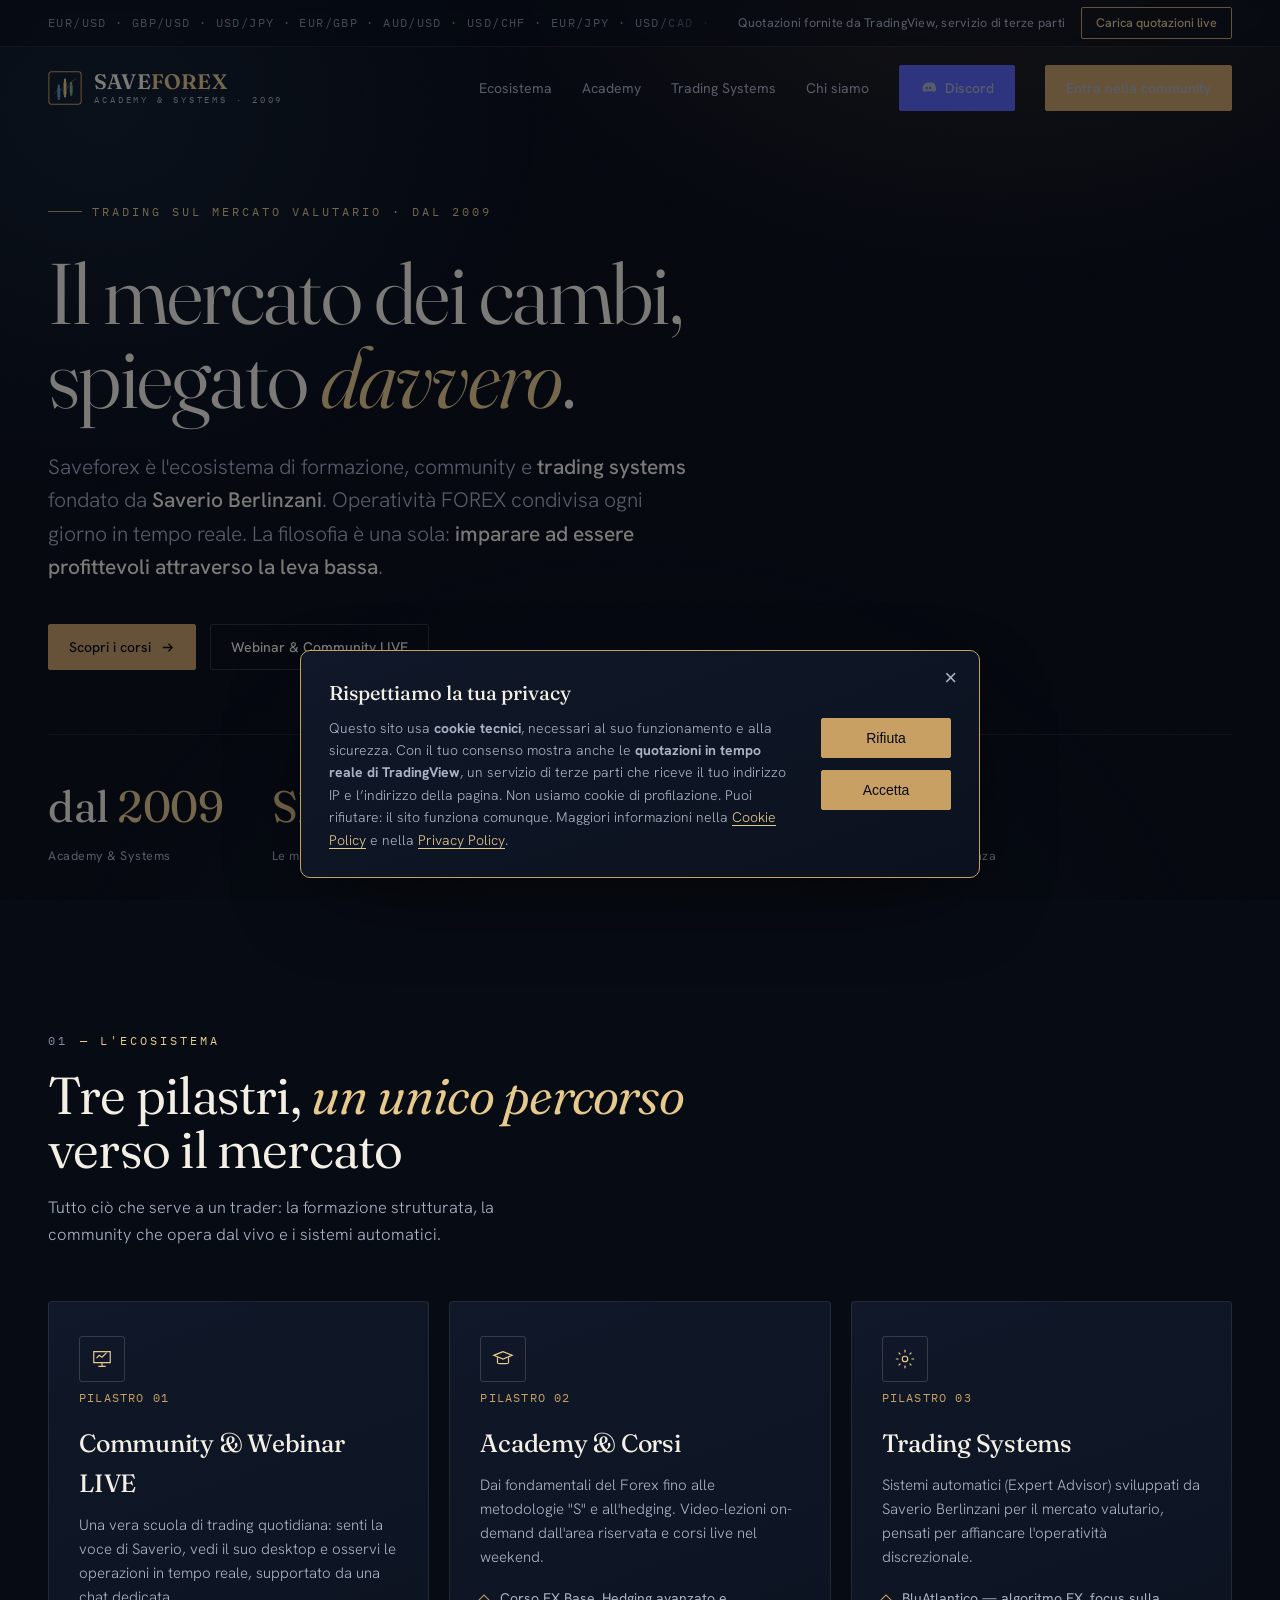
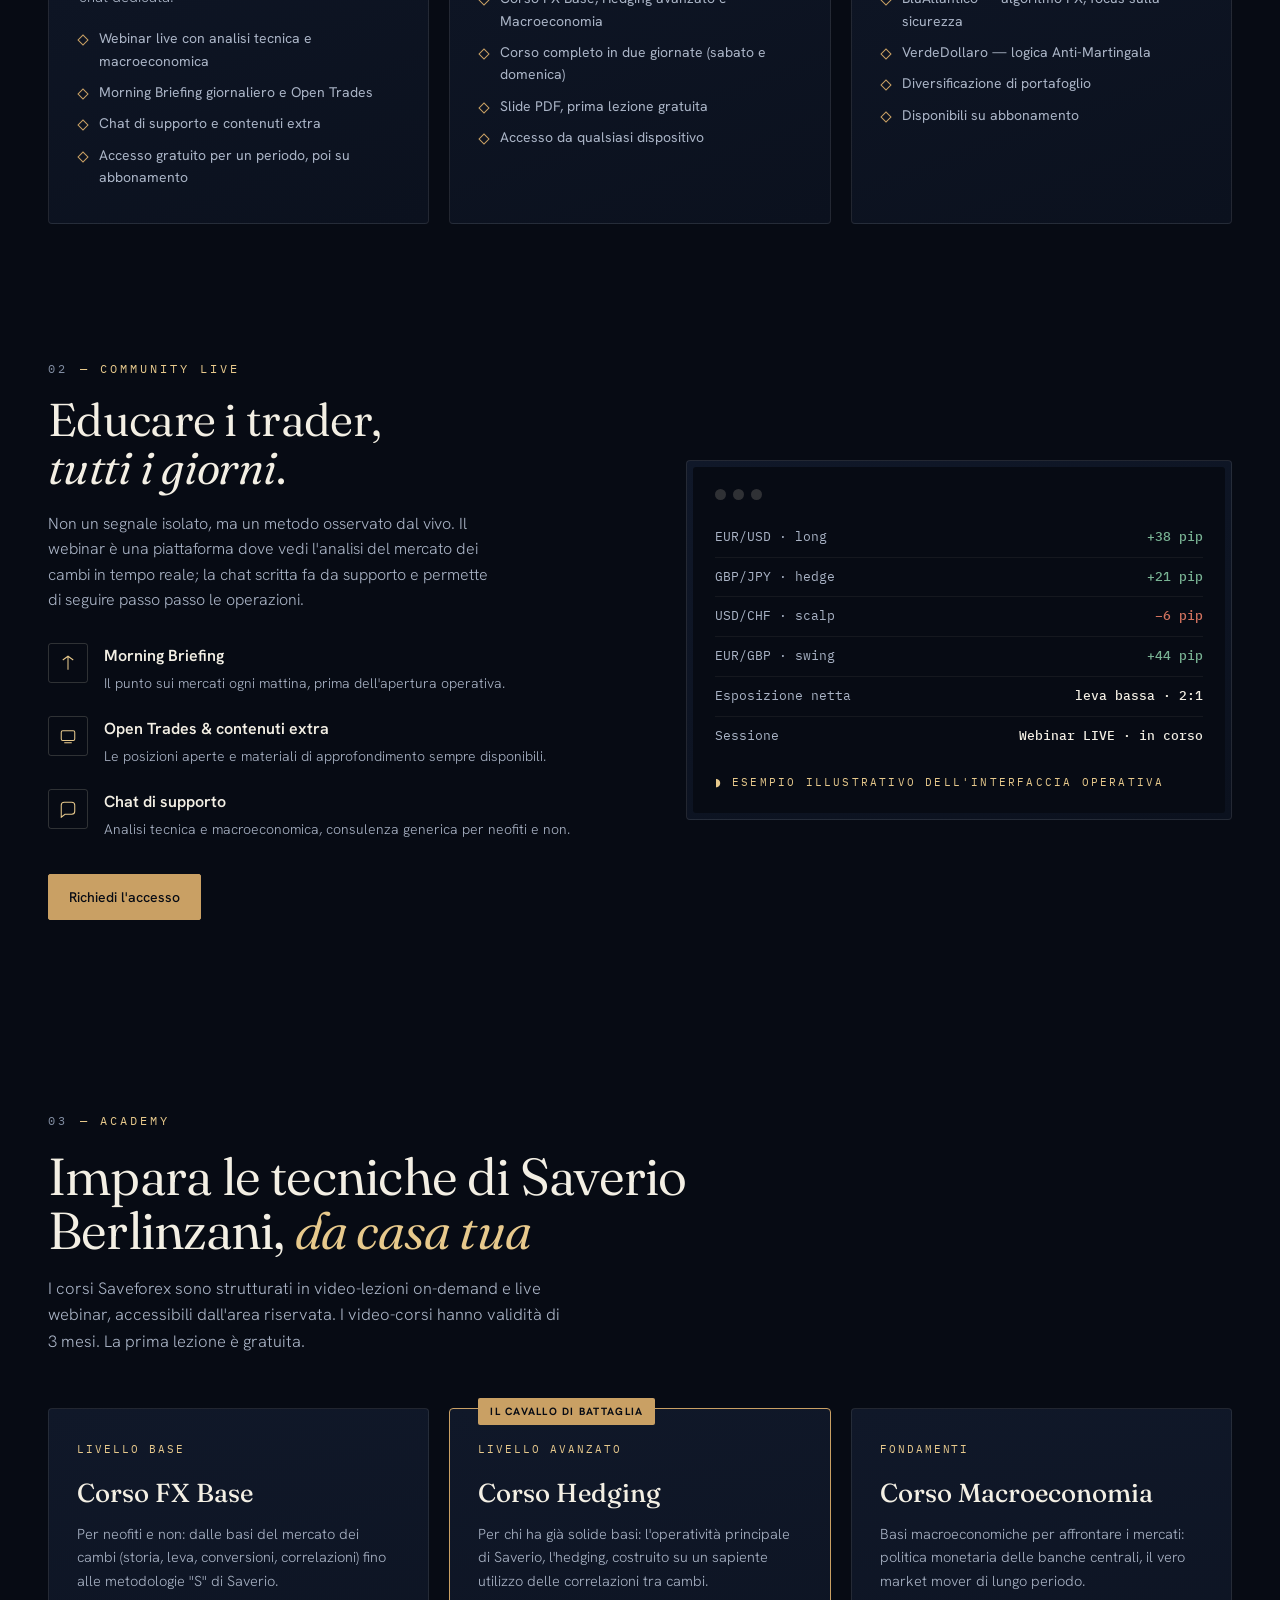
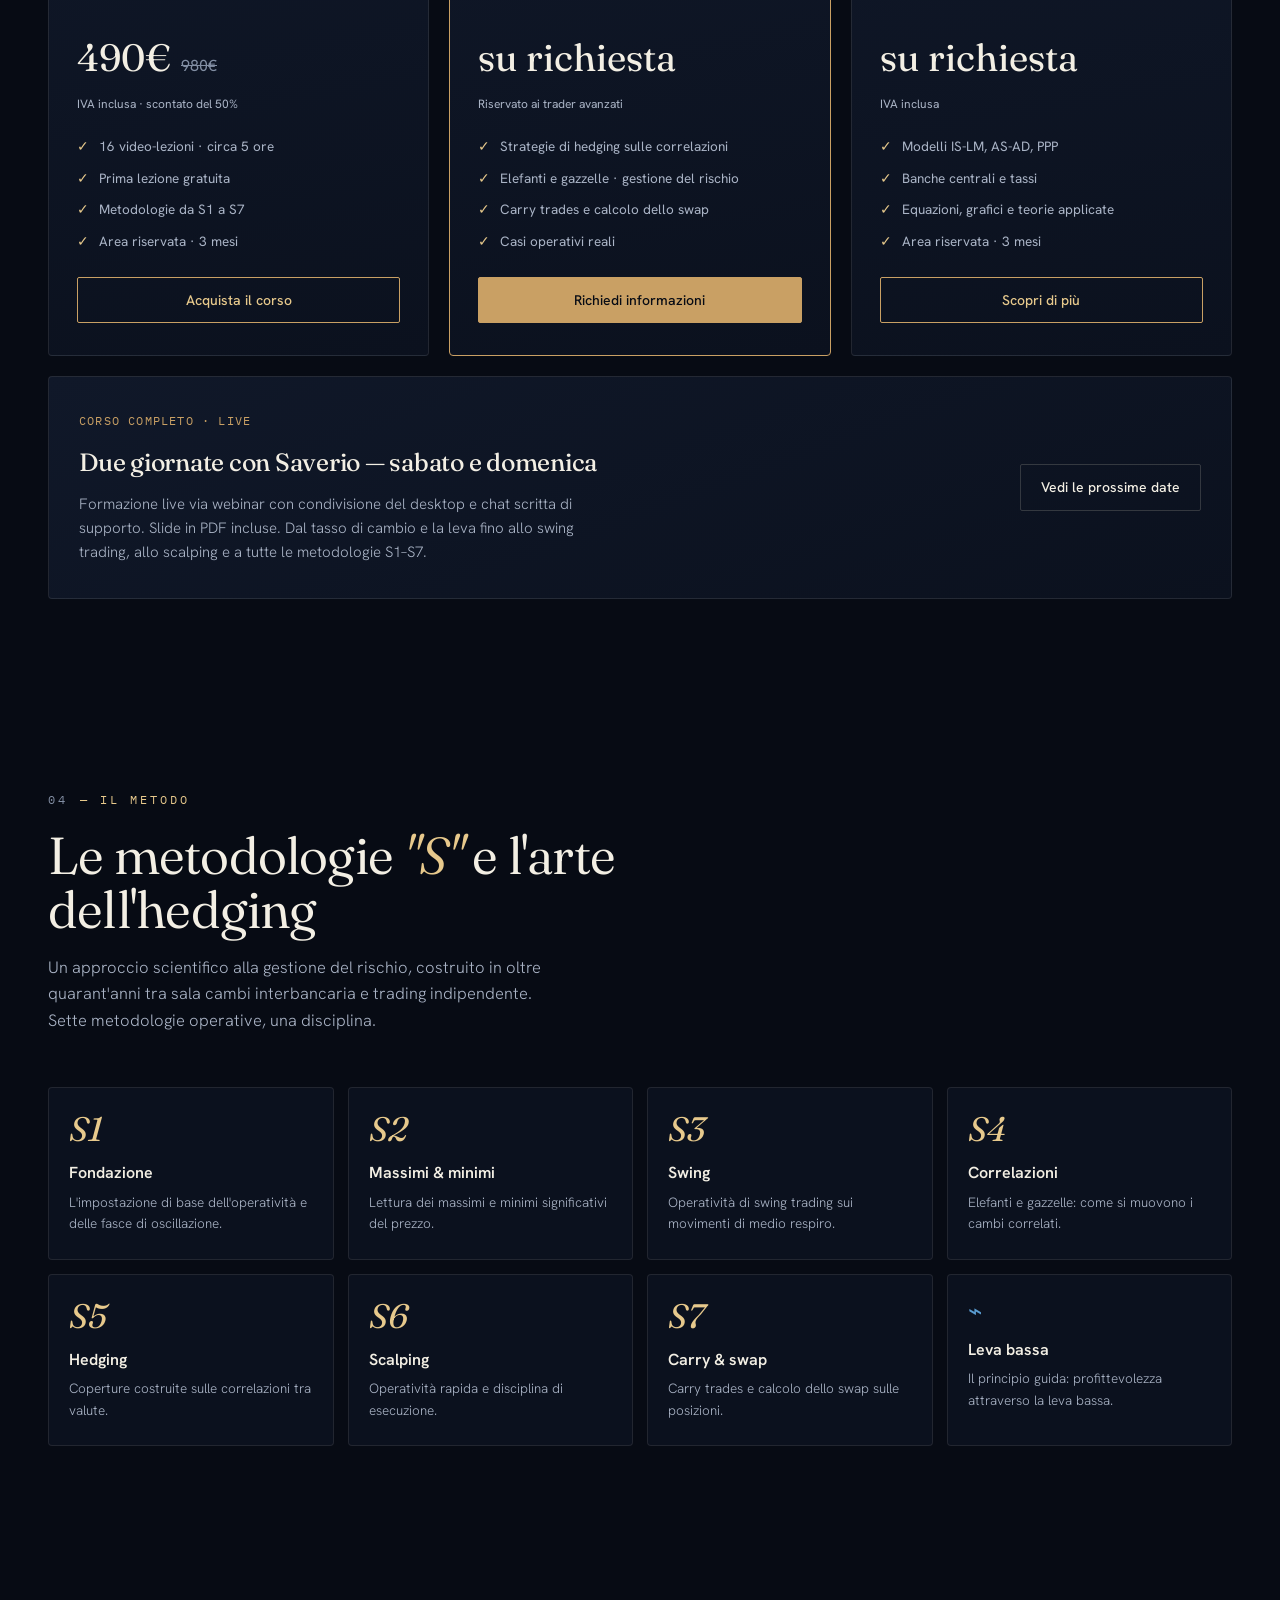
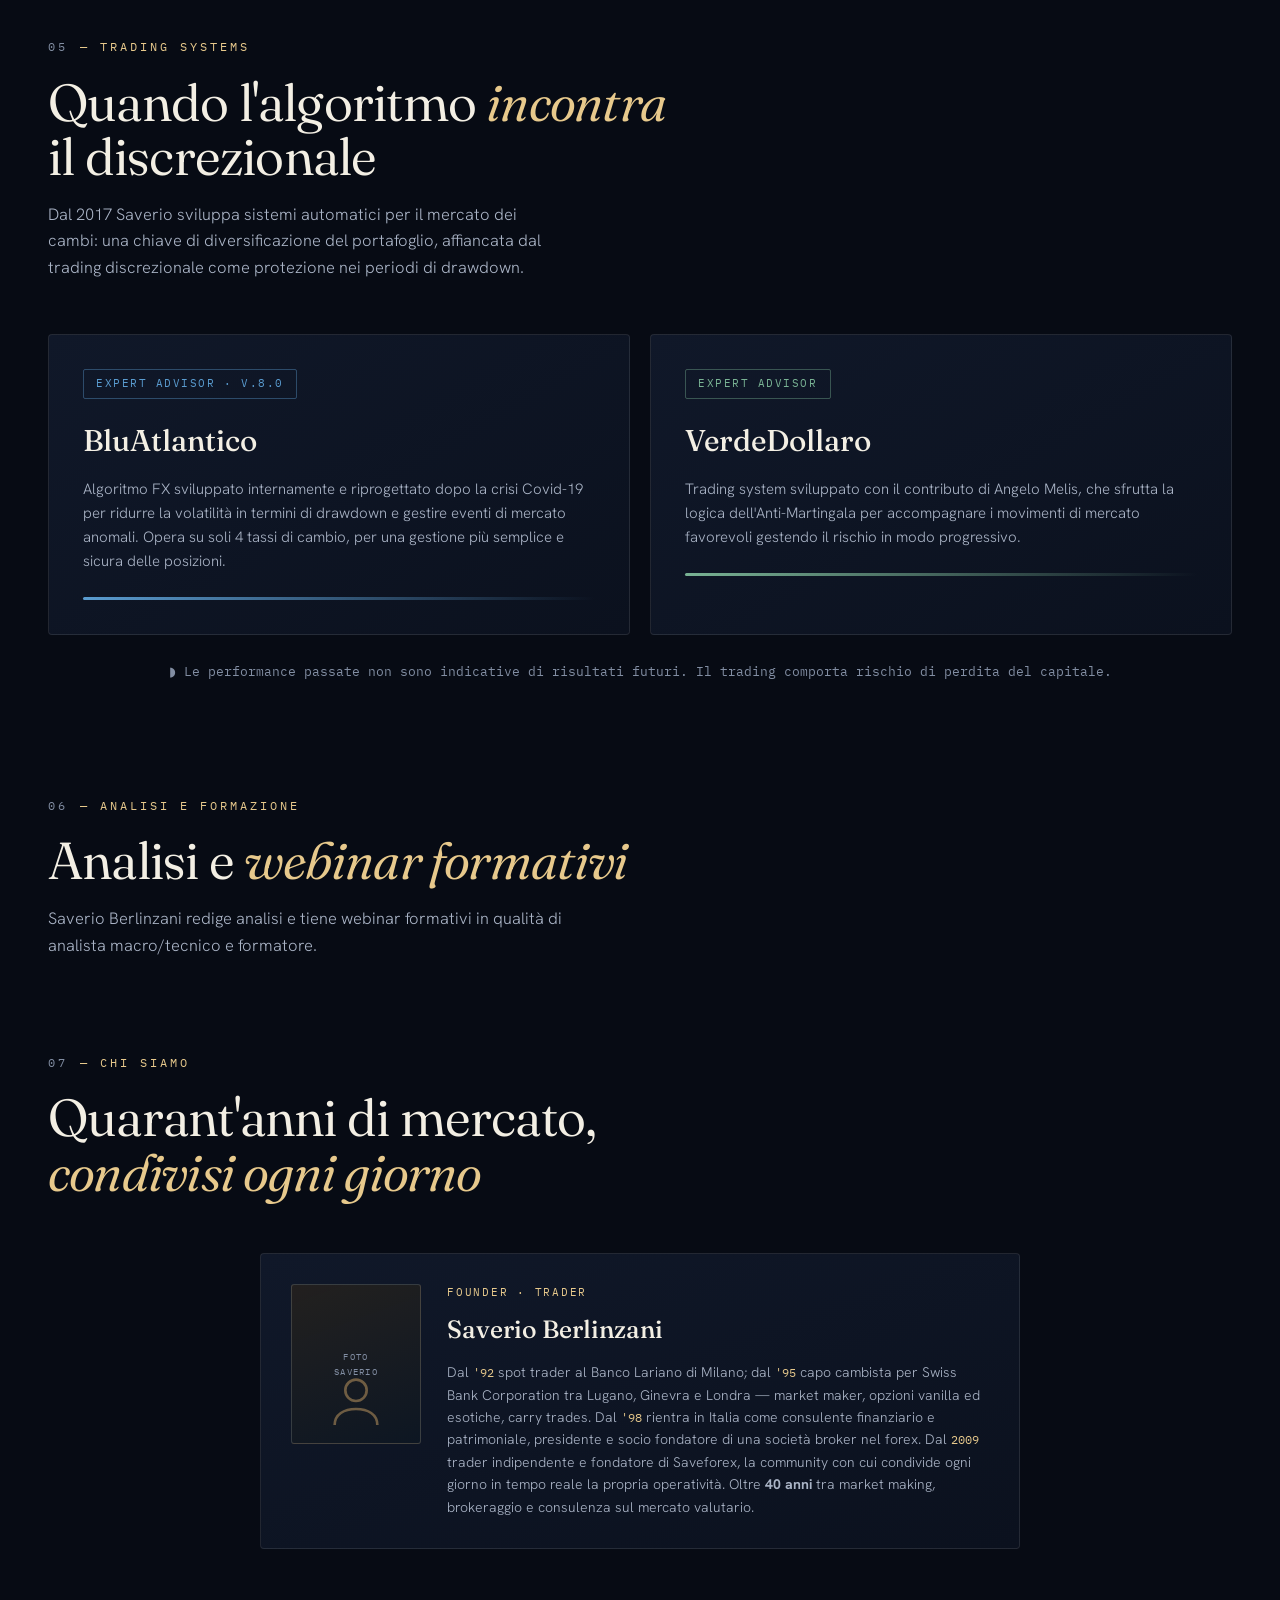
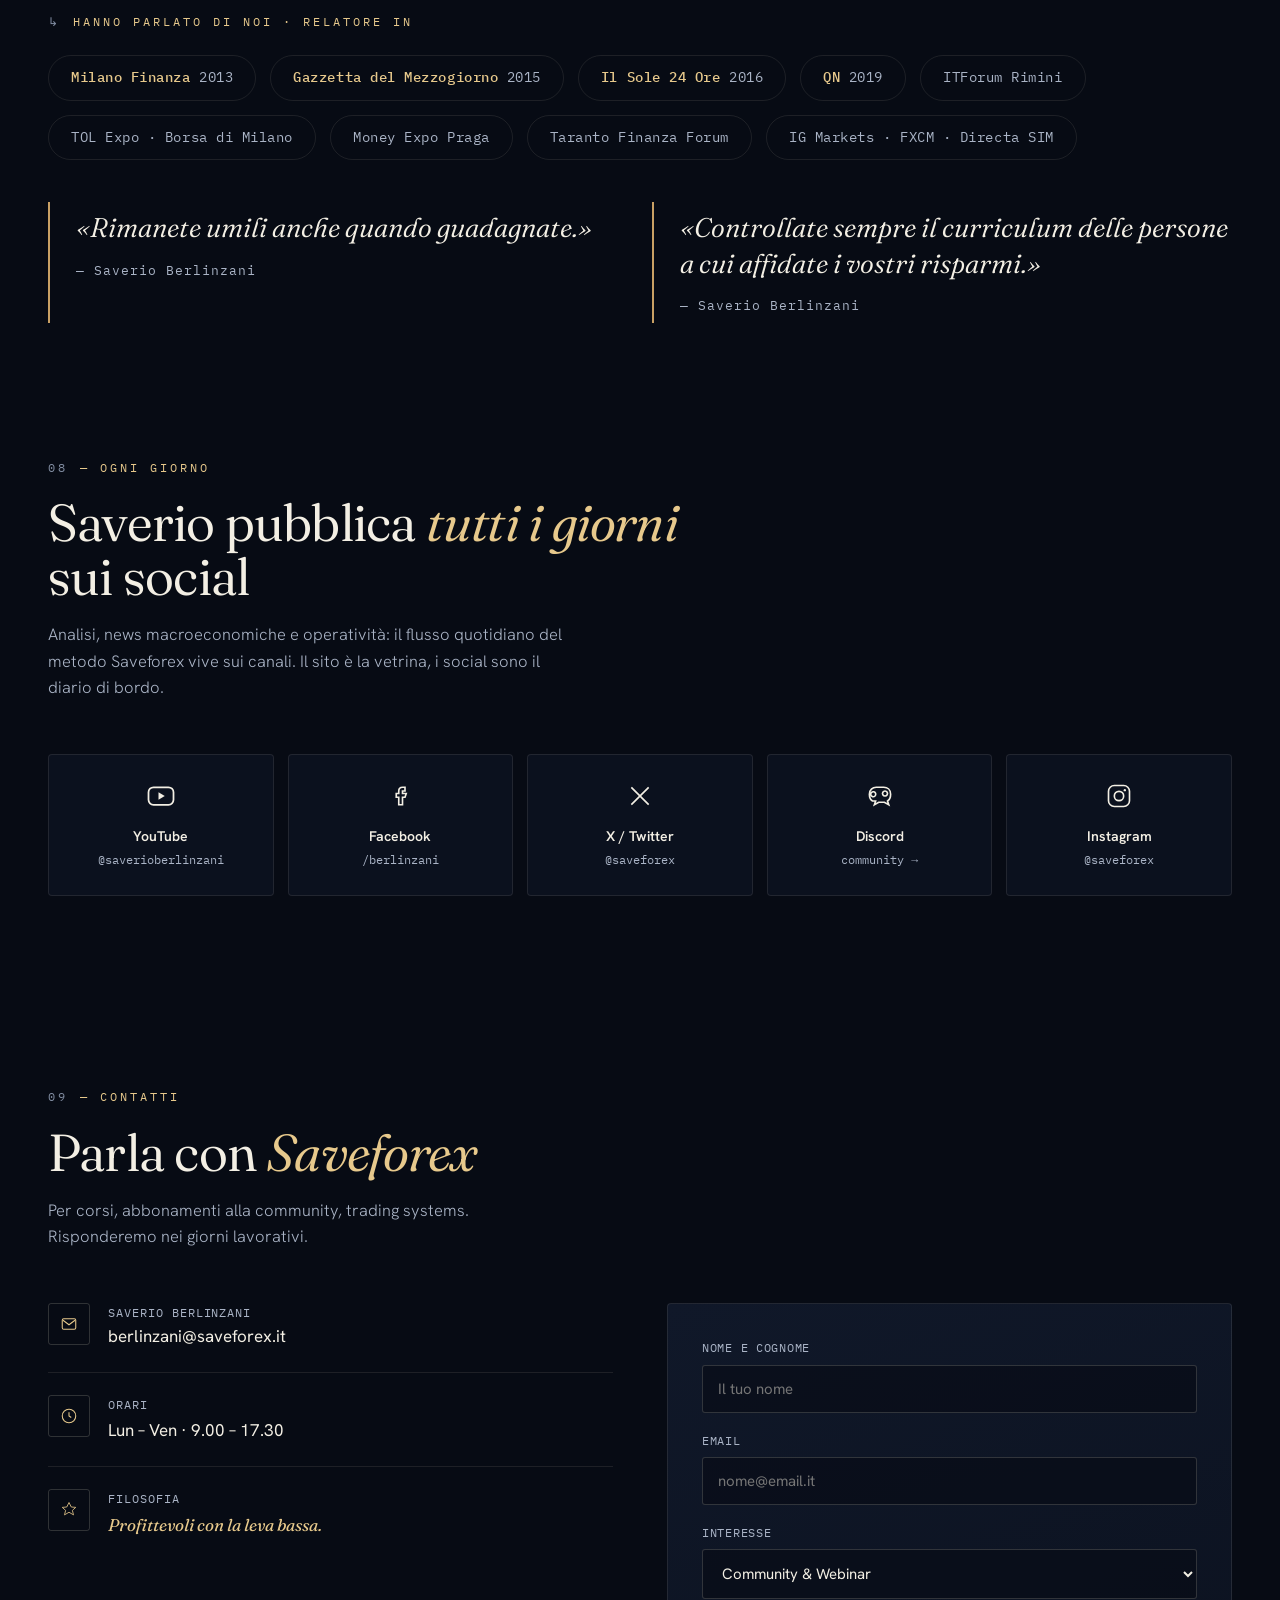
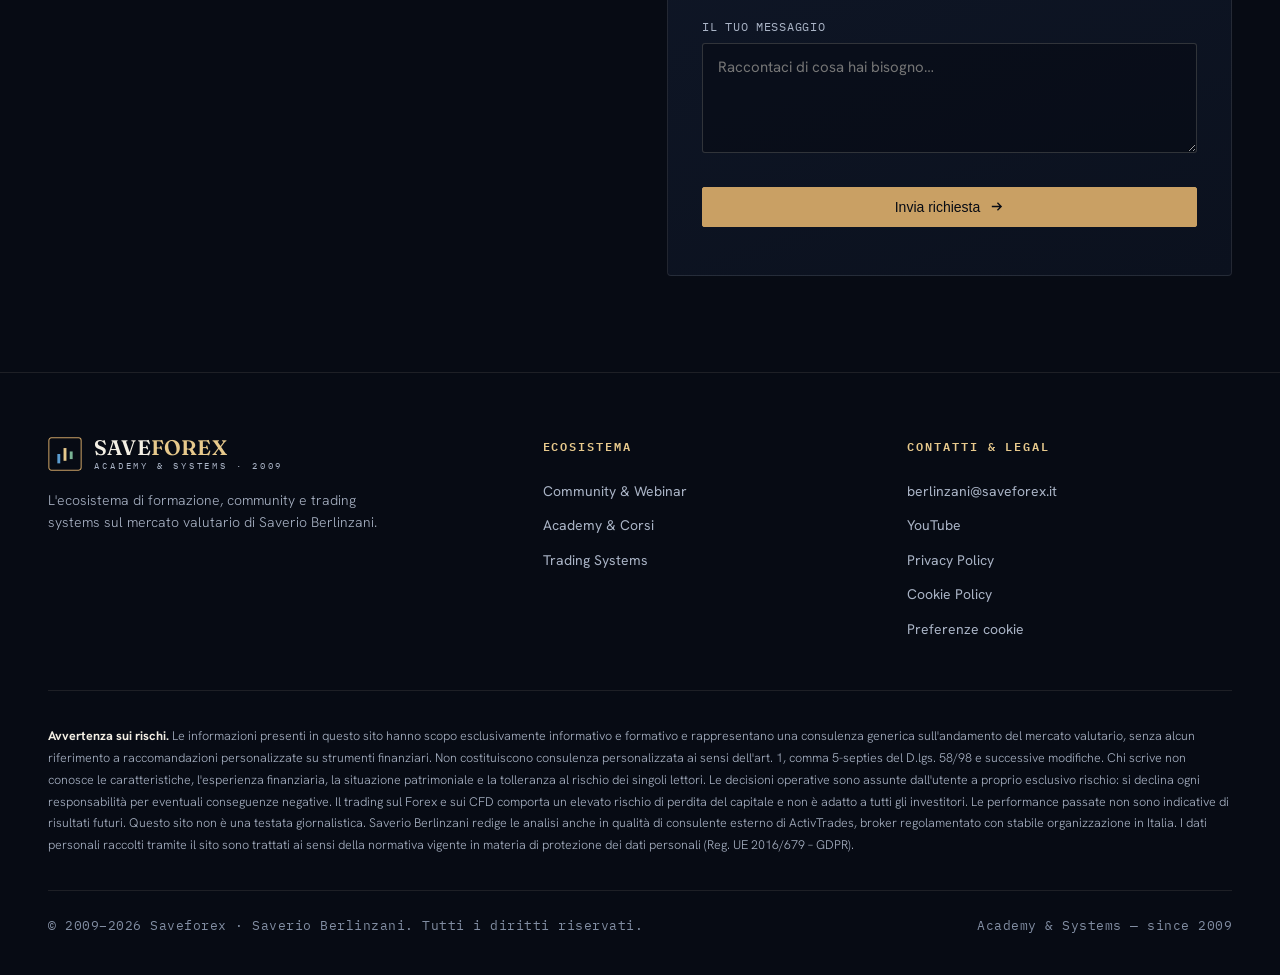
<file: index.html>
<!DOCTYPE html>
<html lang="it">
<head>
<meta charset="UTF-8">
<meta name="viewport" content="width=device-width, initial-scale=1.0">
<title>Saveforex — Academy &amp; Systems · Saverio Berlinzani</title>
<meta name="description" content="Saveforex — Academy &amp; Systems dal 2009. Formazione, community e trading systems sul mercato valutario con Saverio Berlinzani. Impara ad essere profittevole attraverso la leva bassa.">
<link rel="stylesheet" href="assets/fonts.css">
<link rel="stylesheet" href="assets/styles.css">
</head>
<body>

<!-- TICKER: quotazioni TradingView (terza parte), caricate SOLO dopo consenso (vedi assets/app.js).
     Senza consenso, o senza JavaScript, resta il segnaposto con i soli nomi dei cambi: mai prezzi.
     Il segnaposto ha la stessa altezza del widget (46px): nessun salto di layout.
     La configurazione qui sotto è dati inerti (non viene eseguita); i simboli vanno tenuti allineati ai nomi del segnaposto. -->
<div class="tv-ticker" id="tvTicker" role="region" aria-label="Quotazioni dei cambi">
  <div class="tradingview-widget-container">
    <div class="tradingview-widget-container__widget"></div>
  </div>
  <div class="tv-placeholder">
    <div class="tv-ph-in">
      <span class="tv-pairs" aria-hidden="true">EUR/USD · GBP/USD · USD/JPY · EUR/GBP · AUD/USD · USD/CHF · EUR/JPY · USD/CAD · Oro</span>
      <span class="tv-note"><span class="tv-note-long">Quotazioni fornite da TradingView, servizio di terze parti</span><span class="tv-note-short">via TradingView</span></span>
      <span class="tv-status" id="tvStatus" role="status"></span>
      <button type="button" class="btn tv-load" id="tvLoad">Carica quotazioni live</button>
    </div>
  </div>
  <script type="application/json" id="tvConfig">
  {
    "symbols": [
      { "proName": "FX:EURUSD", "title": "EUR/USD" },
      { "proName": "FX:GBPUSD", "title": "GBP/USD" },
      { "proName": "FX:USDJPY", "title": "USD/JPY" },
      { "proName": "FX:EURGBP", "title": "EUR/GBP" },
      { "proName": "FX:AUDUSD", "title": "AUD/USD" },
      { "proName": "FX:USDCHF", "title": "USD/CHF" },
      { "proName": "FX:EURJPY", "title": "EUR/JPY" },
      { "proName": "FX:USDCAD", "title": "USD/CAD" },
      { "proName": "TVC:GOLD", "title": "Oro" }
    ],
    "showSymbolLogo": false,
    "isTransparent": true,
    "displayMode": "compact",
    "colorTheme": "dark",
    "locale": "it"
  }
  </script>
</div>

<!-- NAV -->
<header id="header">
  <nav>
    <a class="brand" href="#top" aria-label="Saveforex">
      <svg class="mark" viewBox="0 0 40 40" fill="none">
        <rect x="1" y="1" width="38" height="38" rx="3" stroke="#c9a064" stroke-width="1.2"/>
        <rect x="11" y="20" width="3.4" height="11" fill="#5a9cd0"/>
        <rect x="11.5" y="16" width="2.4" height="4" fill="#5a9cd0"/>
        <rect x="11.5" y="31" width="2.4" height="3" fill="#5a9cd0"/>
        <rect x="18.3" y="13" width="3.4" height="15" fill="#e7c98c"/>
        <rect x="18.8" y="9" width="2.4" height="4" fill="#e7c98c"/>
        <rect x="18.8" y="28" width="2.4" height="3" fill="#e7c98c"/>
        <rect x="25.6" y="17" width="3.4" height="9" fill="#79b394"/>
        <rect x="26.1" y="13" width="2.4" height="4" fill="#79b394"/>
        <rect x="26.1" y="26" width="2.4" height="3" fill="#79b394"/>
        <path d="M7 27 L13 21 L20 24 L27 13 L33 9" stroke="#c9a064" stroke-width="1" opacity=".5"/>
      </svg>
      <span class="wordmark">
        <span class="wm-top">SAVE<span>FOREX</span></span>
        <span class="wm-sub">Academy &amp; Systems · 2009</span>
      </span>
    </a>
    <div class="navlinks" id="navlinks">
      <a href="#ecosistema">Ecosistema</a>
      <a href="#academy">Academy</a>
      <a href="#sistemi">Trading Systems</a>
      <a href="#team">Chi siamo</a>
      <a class="btn btn-discord" href="https://discord.gg/ygQ2rHzjn4" target="_blank" rel="noopener">
        <svg width="17" height="17" viewBox="0 0 24 24" fill="currentColor"><path d="M20 4.4A19 19 0 0 0 15.3 3l-.24.5a14 14 0 0 1 4.1 1.3 13 13 0 0 0-11 0A14 14 0 0 1 12.3 3.5L12 3a19 19 0 0 0-4.6 1.4C4 8 3.3 11.4 3.6 14.8A19 19 0 0 0 8.5 17l.6-1a12 12 0 0 1-2-1c.17-.1.33-.2.5-.3a13 13 0 0 0 11 0l.5.3a12 12 0 0 1-2 1l.6 1a19 19 0 0 0 4.9-2.2c.4-4-.7-7.4-2.6-10.4ZM9.7 13c-.9 0-1.6-.8-1.6-1.8s.7-1.8 1.6-1.8 1.6.8 1.6 1.8-.7 1.8-1.6 1.8Zm4.6 0c-.9 0-1.6-.8-1.6-1.8s.7-1.8 1.6-1.8 1.6.8 1.6 1.8-.7 1.8-1.6 1.8Z"/></svg>
        Discord
      </a>
      <a class="btn btn-solid" href="#contatti">Entra nella community</a>
    </div>
    <button class="menu-btn" id="menuBtn" aria-label="Menu">☰</button>
  </nav>
</header>

<main id="top">

<!-- HERO -->
<section class="hero" style="padding-top:64px">
  <div class="wrap">
    <div class="eyebrow rv">Trading sul mercato valutario · dal 2009</div>
    <h1 class="rv" style="transition-delay:.05s">
      Il mercato dei cambi,<br>
      <span class="ln2">spiegato <em>davvero</em>.</span>
    </h1>
    <p class="lead rv" style="transition-delay:.12s">
      Saveforex è l'ecosistema di formazione, community e <b>trading systems</b> fondato da
      <b>Saverio Berlinzani</b>. Operatività FOREX condivisa
      ogni giorno in tempo reale. La filosofia è una sola: <b>imparare ad essere
      profittevoli attraverso la leva bassa</b>.
    </p>
    <div class="hero-cta rv" style="transition-delay:.18s">
      <a class="btn btn-solid" href="#academy">Scopri i corsi
        <svg width="15" height="15" viewBox="0 0 16 16" fill="none"><path d="M3 8h10M9 4l4 4-4 4" stroke="currentColor" stroke-width="1.4"/></svg>
      </a>
      <a class="btn btn-ghost" href="#ecosistema">Webinar &amp; Community LIVE</a>
    </div>
    <div class="hero-stats rv" style="transition-delay:.24s">
      <div class="stat"><div class="n">dal <span>2009</span></div><div class="l">Academy &amp; Systems</div></div>
      <div class="stat"><div class="n"><span>S1</span>—<span>S7</span></div><div class="l">Le metodologie operative</div></div>
      <div class="stat"><div class="n">ogni <span>giorno</span></div><div class="l">Operatività in tempo reale</div></div>
      <div class="stat"><div class="n"><span>40+</span> anni</div><div class="l">Market making, brokeraggio e consulenza</div></div>
    </div>
  </div>
</section>

<!-- ECOSISTEMA -->
<section id="ecosistema">
  <div class="sec-head rv">
    <div class="kicker"><span class="num">01</span> — L'ecosistema</div>
    <h2>Tre pilastri, <em>un unico percorso</em> verso il mercato</h2>
    <p>Tutto ciò che serve a un trader: la formazione strutturata, la community che opera dal vivo
       e i sistemi automatici.</p>
  </div>
  <div class="wrap">
    <div class="eco">
      <div class="card col-4 rv">
        <div class="glow"></div>
        <div class="ic"><svg width="22" height="22" viewBox="0 0 24 24" fill="none"><path d="M3 4h18v12H3z" stroke="currentColor" stroke-width="1.3"/><path d="M8 20h8M12 16v4" stroke="currentColor" stroke-width="1.3"/><path d="M6 11l3-3 3 2 5-5" stroke="currentColor" stroke-width="1.3"/></svg></div>
        <div class="idx">PILASTRO 01</div>
        <h3>Community &amp; Webinar LIVE</h3>
        <p>Una vera scuola di trading quotidiana: senti la voce di Saverio, vedi il suo desktop
           e osservi le operazioni in tempo reale, supportato da una chat dedicata.</p>
        <ul>
          <li>Webinar live con analisi tecnica e macroeconomica</li>
          <li>Morning Briefing giornaliero e Open Trades</li>
          <li>Chat di supporto e contenuti extra</li>
          <li>Accesso gratuito per un periodo, poi su abbonamento</li>
        </ul>
      </div>
      <div class="card col-4 rv" style="transition-delay:.06s">
        <div class="glow"></div>
        <div class="ic"><svg width="22" height="22" viewBox="0 0 24 24" fill="none"><path d="M12 4L2 8l10 4 10-4-10-4z" stroke="currentColor" stroke-width="1.3"/><path d="M6 10v6c0 1.5 12 1.5 12 0v-6" stroke="currentColor" stroke-width="1.3"/></svg></div>
        <div class="idx">PILASTRO 02</div>
        <h3>Academy &amp; Corsi</h3>
        <p>Dai fondamentali del Forex fino alle metodologie "S" e all'hedging. Video-lezioni on-demand
           dall'area riservata e corsi live nel weekend.</p>
        <ul>
          <li>Corso FX Base, Hedging avanzato e Macroeconomia</li>
          <li>Corso completo in due giornate (sabato e domenica)</li>
          <li>Slide PDF, prima lezione gratuita</li>
          <li>Accesso da qualsiasi dispositivo</li>
        </ul>
      </div>
      <div class="card col-4 rv" style="transition-delay:.04s">
        <div class="glow"></div>
        <div class="ic"><svg width="22" height="22" viewBox="0 0 24 24" fill="none"><circle cx="12" cy="12" r="3" stroke="currentColor" stroke-width="1.3"/><path d="M12 2v3M12 19v3M2 12h3M19 12h3M5 5l2 2M17 17l2 2M19 5l-2 2M7 17l-2 2" stroke="currentColor" stroke-width="1.3"/></svg></div>
        <div class="idx">PILASTRO 03</div>
        <h3>Trading Systems</h3>
        <p>Sistemi automatici (Expert Advisor) sviluppati da Saverio Berlinzani per il mercato valutario,
           pensati per affiancare l'operatività discrezionale.</p>
        <ul>
          <li>BluAtlantico — algoritmo FX, focus sulla sicurezza</li>
          <li>VerdeDollaro — logica Anti-Martingala</li>
          <li>Diversificazione di portafoglio</li>
          <li>Disponibili su abbonamento</li>
        </ul>
      </div>
    </div>
  </div>
</section>

<!-- WEBINAR SPLIT -->
<section id="webinar" style="padding-top:40px">
  <div class="wrap">
    <div class="split">
      <div class="rv">
        <div class="kicker"><span class="num">02</span> — Community LIVE</div>
        <h2 style="font-family:var(--serif);font-weight:360;font-size:clamp(28px,4vw,46px);line-height:1.05;letter-spacing:-.015em;margin-top:18px">Educare i trader,<br><em>tutti i giorni</em>.</h2>
        <p style="color:var(--muted);margin-top:18px;font-weight:300;max-width:50ch">
          Non un segnale isolato, ma un metodo osservato dal vivo. Il webinar è una piattaforma dove
          vedi l'analisi del mercato dei cambi in tempo reale; la chat scritta fa da supporto e
          permette di seguire passo passo le operazioni.</p>
        <div class="feat-list">
          <div class="feat"><div class="fi"><svg width="18" height="18" viewBox="0 0 24 24" fill="none"><path d="M12 3v18M5 8l7-5 7 5" stroke="currentColor" stroke-width="1.4"/></svg></div>
            <div><h4>Morning Briefing</h4><p>Il punto sui mercati ogni mattina, prima dell'apertura operativa.</p></div></div>
          <div class="feat"><div class="fi"><svg width="18" height="18" viewBox="0 0 24 24" fill="none"><rect x="3" y="5" width="18" height="13" rx="2" stroke="currentColor" stroke-width="1.4"/><path d="M7 21h10" stroke="currentColor" stroke-width="1.4"/></svg></div>
            <div><h4>Open Trades &amp; contenuti extra</h4><p>Le posizioni aperte e materiali di approfondimento sempre disponibili.</p></div></div>
          <div class="feat"><div class="fi"><svg width="18" height="18" viewBox="0 0 24 24" fill="none"><path d="M21 15a4 4 0 01-4 4H8l-5 4V7a4 4 0 014-4h10a4 4 0 014 4z" stroke="currentColor" stroke-width="1.4"/></svg></div>
            <div><h4>Chat di supporto</h4><p>Analisi tecnica e macroeconomica, consulenza generica per neofiti e non.</p></div></div>
        </div>
        <a class="btn btn-solid" style="margin-top:34px" href="#contatti">Richiedi l'accesso</a>
      </div>
      <div class="panel rv" style="transition-delay:.1s">
        <div class="terminal">
          <div class="bar"><i></i><i></i><i></i></div>
          <div class="row"><span>EUR/USD · long</span><b class="up">+38 pip</b></div>
          <div class="row"><span>GBP/JPY · hedge</span><b class="up">+21 pip</b></div>
          <div class="row"><span>USD/CHF · scalp</span><b class="dn">−6 pip</b></div>
          <div class="row"><span>EUR/GBP · swing</span><b class="up">+44 pip</b></div>
          <div class="row"><span>Esposizione netta</span><b>leva bassa · 2:1</b></div>
          <div class="row" style="border:none"><span>Sessione</span><b>Webinar LIVE · in corso</b></div>
          <div class="tag">◗ Esempio illustrativo dell'interfaccia operativa</div>
        </div>
      </div>
    </div>
  </div>
</section>

<!-- ACADEMY / CORSI -->
<section id="academy">
  <div class="sec-head rv">
    <div class="kicker"><span class="num">03</span> — Academy</div>
    <h2>Impara le tecniche di Saverio Berlinzani, <em>da casa tua</em></h2>
    <p>I corsi Saveforex sono strutturati in video-lezioni on-demand e live webinar, accessibili
       dall'area riservata. I video-corsi hanno validità di 3 mesi. La prima lezione è gratuita.</p>
  </div>
  <div class="wrap">
    <div class="courses">
      <div class="course rv">
        <div class="lvl">Livello base</div>
        <h3>Corso FX Base</h3>
        <p class="desc">Per neofiti e non: dalle basi del mercato dei cambi (storia, leva, conversioni,
           correlazioni) fino alle metodologie "S" di Saverio.</p>
        <div class="price"><span class="now">490€</span><span class="was">980€</span></div>
        <div class="price" style="margin:0 0 4px"><span class="vat">IVA inclusa · scontato del 50%</span></div>
        <ul class="feats">
          <li>16 video-lezioni · circa 5 ore</li>
          <li>Prima lezione gratuita</li>
          <li>Metodologie da S1 a S7</li>
          <li>Area riservata · 3 mesi</li>
        </ul>
        <a class="btn" href="#contatti">Acquista il corso</a>
      </div>
      <div class="course feat-course rv" style="transition-delay:.06s">
        <div class="badge">Il cavallo di battaglia</div>
        <div class="lvl">Livello avanzato</div>
        <h3>Corso Hedging</h3>
        <p class="desc">Per chi ha già solide basi: l'operatività principale di Saverio, l'hedging,
           costruito su un sapiente utilizzo delle correlazioni tra cambi.</p>
        <div class="price"><span class="now">su richiesta</span></div>
        <div class="price" style="margin:0 0 4px"><span class="vat">Riservato ai trader avanzati</span></div>
        <ul class="feats">
          <li>Strategie di hedging sulle correlazioni</li>
          <li>Elefanti e gazzelle · gestione del rischio</li>
          <li>Carry trades e calcolo dello swap</li>
          <li>Casi operativi reali</li>
        </ul>
        <a class="btn btn-solid" href="#contatti">Richiedi informazioni</a>
      </div>
      <div class="course rv" style="transition-delay:.1s">
        <div class="lvl">Fondamenti</div>
        <h3>Corso Macroeconomia</h3>
        <p class="desc">Basi macroeconomiche per affrontare i mercati: politica monetaria delle banche
           centrali, il vero market mover di lungo periodo.</p>
        <div class="price"><span class="now">su richiesta</span></div>
        <div class="price" style="margin:0 0 4px"><span class="vat">IVA inclusa</span></div>
        <ul class="feats">
          <li>Modelli IS-LM, AS-AD, PPP</li>
          <li>Banche centrali e tassi</li>
          <li>Equazioni, grafici e teorie applicate</li>
          <li>Area riservata · 3 mesi</li>
        </ul>
        <a class="btn" href="#contatti">Scopri di più</a>
      </div>
    </div>
    <div class="card col-12 rv" style="margin-top:20px;display:flex;flex-wrap:wrap;align-items:center;justify-content:space-between;gap:24px">
      <div>
        <div class="idx">CORSO COMPLETO · LIVE</div>
        <h3 style="margin-top:12px">Due giornate con Saverio — sabato e domenica</h3>
        <p style="max-width:62ch">Formazione live via webinar con condivisione del desktop e chat scritta di supporto.
           Slide in PDF incluse. Dal tasso di cambio e la leva fino allo swing trading, allo scalping e a tutte le metodologie S1–S7.</p>
      </div>
      <a class="btn btn-ghost" href="#contatti" style="flex:none">Vedi le prossime date</a>
    </div>
  </div>
</section>

<!-- METODO / LE S -->
<section id="metodo">
  <div class="sec-head rv">
    <div class="kicker"><span class="num">04</span> — Il metodo</div>
    <h2>Le metodologie <em>"S"</em> e l'arte dell'hedging</h2>
    <p>Un approccio scientifico alla gestione del rischio, costruito in oltre quarant'anni tra sala
       cambi interbancaria e trading indipendente. Sette metodologie operative, una disciplina.</p>
  </div>
  <div class="wrap">
    <div class="methods">
      <div class="m rv"><div class="s">S1</div><h4>Fondazione</h4><p>L'impostazione di base dell'operatività e delle fasce di oscillazione.</p></div>
      <div class="m rv" style="transition-delay:.03s"><div class="s">S2</div><h4>Massimi &amp; minimi</h4><p>Lettura dei massimi e minimi significativi del prezzo.</p></div>
      <div class="m rv" style="transition-delay:.06s"><div class="s">S3</div><h4>Swing</h4><p>Operatività di swing trading sui movimenti di medio respiro.</p></div>
      <div class="m rv" style="transition-delay:.09s"><div class="s">S4</div><h4>Correlazioni</h4><p>Elefanti e gazzelle: come si muovono i cambi correlati.</p></div>
      <div class="m rv"><div class="s">S5</div><h4>Hedging</h4><p>Coperture costruite sulle correlazioni tra valute.</p></div>
      <div class="m rv" style="transition-delay:.03s"><div class="s">S6</div><h4>Scalping</h4><p>Operatività rapida e disciplina di esecuzione.</p></div>
      <div class="m rv" style="transition-delay:.06s"><div class="s">S7</div><h4>Carry &amp; swap</h4><p>Carry trades e calcolo dello swap sulle posizioni.</p></div>
      <div class="m rv" style="transition-delay:.09s"><div class="s" style="font-size:24px;font-style:normal;color:var(--blue)">⌁</div><h4>Leva bassa</h4><p>Il principio guida: profittevolezza attraverso la leva bassa.</p></div>
    </div>
  </div>
</section>

<!-- TRADING SYSTEMS -->
<section id="sistemi">
  <div class="sec-head rv">
    <div class="kicker"><span class="num">05</span> — Trading Systems</div>
    <h2>Quando l'algoritmo <em>incontra</em> il discrezionale</h2>
    <p>Dal 2017 Saverio sviluppa sistemi automatici per il mercato dei cambi: una chiave
       di diversificazione del portafoglio, affiancata dal trading discrezionale come protezione nei
       periodi di drawdown.</p>
  </div>
  <div class="wrap">
    <div class="systems">
      <div class="sys blu rv">
        <span class="chip">Expert Advisor · V.8.0</span>
        <h3>BluAtlantico</h3>
        <p>Algoritmo FX sviluppato internamente e riprogettato dopo la crisi Covid-19 per ridurre
           la volatilità in termini di drawdown e gestire eventi di mercato anomali. Opera su soli 4 tassi
           di cambio, per una gestione più semplice e sicura delle posizioni.</p>
        <div class="barline"></div>
      </div>
      <div class="sys verde rv" style="transition-delay:.06s">
        <span class="chip">Expert Advisor</span>
        <h3>VerdeDollaro</h3>
        <p>Trading system sviluppato con il contributo di Angelo Melis,
           che sfrutta la logica dell'Anti-Martingala per accompagnare i movimenti di mercato favorevoli
           gestendo il rischio in modo progressivo.</p>
        <div class="barline"></div>
      </div>
    </div>
    <p style="text-align:center;margin-top:26px;color:var(--muted-2);font-size:12.5px;font-family:var(--mono)">
      ◗ Le performance passate non sono indicative di risultati futuri. Il trading comporta rischio di perdita del capitale.
    </p>
  </div>
</section>

<!-- ANALISI E WEBINAR FORMATIVI -->
<section id="analisi" style="padding-top:20px;padding-bottom:0">
  <div class="sec-head rv" style="margin-bottom:0">
    <div class="kicker"><span class="num">06</span> — Analisi e formazione</div>
    <h2>Analisi e <em>webinar formativi</em></h2>
    <p>Saverio Berlinzani redige analisi e tiene webinar formativi in qualità di analista macro/tecnico
       e formatore.</p>
  </div>
</section>

<!-- TEAM -->
<section id="team">
  <div class="sec-head rv">
    <div class="kicker"><span class="num">07</span> — Chi siamo</div>
    <h2>Quarant'anni di mercato, <em>condivisi ogni giorno</em></h2>
  </div>
  <div class="wrap">
    <div class="people people-single">
      <div class="person rv">
        <div class="avatar">
          <span class="ph">Foto<br>Saverio</span>
          <svg viewBox="0 0 24 24" fill="none"><circle cx="12" cy="8" r="4" stroke="#c9a064" stroke-width="1"/><path d="M4 21c0-4 3.5-6 8-6s8 2 8 6" stroke="#c9a064" stroke-width="1"/></svg>
        </div>
        <div>
          <div class="role">Founder · Trader</div>
          <h3>Saverio Berlinzani</h3>
          <p>Dal <span class="yr">'92</span> spot trader al Banco Lariano di Milano; dal <span class="yr">'95</span>
             capo cambista per Swiss Bank Corporation tra Lugano, Ginevra e Londra — market maker, opzioni
             vanilla ed esotiche, carry trades. Dal <span class="yr">'98</span> rientra in Italia come consulente
             finanziario e patrimoniale, presidente e socio fondatore di una società broker nel forex. Dal
             <span class="yr">2009</span> trader indipendente e fondatore di Saveforex, la community con cui
             condivide ogni giorno in tempo reale la propria operatività. Oltre <b>40 anni</b> tra market making,
             brokeraggio e consulenza sul mercato valutario.</p>
        </div>
      </div>
    </div>

    <!-- PRESS -->
    <div style="margin-top:64px" class="rv">
      <div class="kicker" style="margin-bottom:24px"><span class="num">↳</span> Hanno parlato di noi · relatore in</div>
      <div class="press">
        <span class="pill"><b>Milano Finanza</b> 2013</span>
        <span class="pill"><b>Gazzetta del Mezzogiorno</b> 2015</span>
        <span class="pill"><b>Il Sole 24 Ore</b> 2016</span>
        <span class="pill"><b>QN</b> 2019</span>
        <span class="pill">ITForum Rimini</span>
        <span class="pill">TOL Expo · Borsa di Milano</span>
        <span class="pill">Money Expo Praga</span>
        <span class="pill">Taranto Finanza Forum</span>
        <span class="pill">IG Markets · FXCM · Directa SIM</span>
      </div>
      <div class="quote-grid">
        <div class="quote"><q>Rimanete umili anche quando guadagnate.</q><div class="by">— Saverio Berlinzani</div></div>
        <div class="quote"><q>Controllate sempre il curriculum delle persone a cui affidate i vostri risparmi.</q><div class="by">— Saverio Berlinzani</div></div>
      </div>
    </div>
  </div>
</section>

<!-- SOCIAL -->
<section id="social" style="padding-top:40px">
  <div class="sec-head rv">
    <div class="kicker"><span class="num">08</span> — Ogni giorno</div>
    <h2>Saverio pubblica <em>tutti i giorni</em> sui social</h2>
    <p>Analisi, news macroeconomiche e operatività: il flusso quotidiano del metodo Saveforex vive
       sui canali. Il sito è la vetrina, i social sono il diario di bordo.</p>
  </div>
  <div class="wrap">
    <div class="social-grid">
      <a class="soc rv" href="https://www.youtube.com/@saverioberlinzani9759" target="_blank" rel="noopener">
        <div class="si"><svg width="30" height="30" viewBox="0 0 24 24" fill="none"><rect x="2" y="5" width="20" height="14" rx="4" stroke="currentColor" stroke-width="1.4"/><path d="M10 9l5 3-5 3V9z" fill="currentColor"/></svg></div>
        <div class="sn">YouTube</div><div class="sh">@saverioberlinzani</div>
      </a>
      <a class="soc rv" style="transition-delay:.03s" href="https://www.facebook.com/berlinzani/" target="_blank" rel="noopener">
        <div class="si"><svg width="30" height="30" viewBox="0 0 24 24" fill="none"><path d="M14 8h2V5h-2c-1.7 0-3 1.3-3 3v2H9v3h2v6h3v-6h2l1-3h-3V8z" stroke="currentColor" stroke-width="1.3"/></svg></div>
        <div class="sn">Facebook</div><div class="sh">/berlinzani</div>
      </a>
      <a class="soc rv" style="transition-delay:.06s" href="https://x.com/saveforex" target="_blank" rel="noopener">
        <div class="si"><svg width="26" height="26" viewBox="0 0 24 24" fill="none"><path d="M4 4l16 16M20 4L4 20" stroke="currentColor" stroke-width="1.5"/></svg></div>
        <div class="sn">X / Twitter</div><div class="sh">@saveforex</div>
      </a>
      <a class="soc rv" style="transition-delay:.09s" href="https://discord.gg/ygQ2rHzjn4" target="_blank" rel="noopener">
        <div class="si"><svg width="30" height="30" viewBox="0 0 24 24" fill="none"><path d="M8 12a2 2 0 11.001-.001M16 12a2 2 0 11.001 0M6 16c-1.5-1-2.5-3-2.5-5.5C3.5 7 6 5 9 5h6c3 0 5.5 2 5.5 5.5 0 2.5-1 4.5-2.5 5.5l1 3-3.5-2H11l-3.5 2 1-3z" stroke="currentColor" stroke-width="1.3"/></svg></div>
        <div class="sn">Discord</div><div class="sh">community →</div>
      </a>
      <a class="soc rv" style="transition-delay:.12s" href="#contatti">
        <div class="si"><svg width="28" height="28" viewBox="0 0 24 24" fill="none"><rect x="3" y="3" width="18" height="18" rx="5" stroke="currentColor" stroke-width="1.4"/><circle cx="12" cy="12" r="4" stroke="currentColor" stroke-width="1.4"/><circle cx="17" cy="7" r="1" fill="currentColor"/></svg></div>
        <div class="sn">Instagram</div><div class="sh">@saveforex</div>
      </a>
    </div>
  </div>
</section>

<!-- CONTATTI -->
<section id="contatti">
  <div class="sec-head rv">
    <div class="kicker"><span class="num">09</span> — Contatti</div>
    <h2>Parla con <em>Saveforex</em></h2>
    <p>Per corsi, abbonamenti alla community, trading systems. Risponderemo
       nei giorni lavorativi.</p>
  </div>
  <div class="wrap">
    <div class="contact">
      <div class="cinfo rv">
        <div class="crow">
          <div class="ci"><svg width="18" height="18" viewBox="0 0 24 24" fill="none"><rect x="3" y="5" width="18" height="14" rx="2" stroke="currentColor" stroke-width="1.4"/><path d="M4 7l8 6 8-6" stroke="currentColor" stroke-width="1.4"/></svg></div>
          <div><div class="cl">Saverio Berlinzani</div><a class="cv" href="mailto:berlinzani@saveforex.it">berlinzani@saveforex.it</a></div>
        </div>
        <div class="crow">
          <div class="ci"><svg width="18" height="18" viewBox="0 0 24 24" fill="none"><circle cx="12" cy="12" r="9" stroke="currentColor" stroke-width="1.4"/><path d="M12 7v5l3 2" stroke="currentColor" stroke-width="1.4"/></svg></div>
          <div><div class="cl">Orari</div><div class="cv">Lun – Ven · 9.00 – 17.30</div></div>
        </div>
        <div class="crow" style="border:none">
          <div class="ci"><svg width="18" height="18" viewBox="0 0 24 24" fill="none"><path d="M12 2l3 6 6 .5-4.5 4 1.5 6L12 15l-6 3.5 1.5-6L3 8.5 9 8l3-6z" stroke="currentColor" stroke-width="1.1"/></svg></div>
          <div><div class="cl">Filosofia</div><div class="cv" style="font-family:var(--serif);font-style:italic;color:var(--gold-bright)">Profittevoli con la leva bassa.</div></div>
        </div>
      </div>
      <form class="cform rv" id="contactForm" style="transition-delay:.08s">
        <label for="nm">Nome e cognome</label>
        <input id="nm" name="nome" type="text" placeholder="Il tuo nome" required>
        <label for="em">Email</label>
        <input id="em" name="email" type="email" placeholder="nome@email.it" required>
        <label for="tp">Interesse</label>
        <select id="tp" name="interesse" style="width:100%;background:rgba(7,11,20,.6);border:1px solid var(--line-2);border-radius:3px;padding:13px 15px;color:var(--paper);font-family:var(--sans);font-size:15px">
          <option>Community &amp; Webinar</option>
          <option>Corsi / Academy</option>
          <option>Trading Systems</option>
        </select>
        <label for="ms">Il tuo messaggio</label>
        <textarea id="ms" name="messaggio" placeholder="Raccontaci di cosa hai bisogno…"></textarea>
        <!-- honeypot anti-spam -->
        <input type="text" name="website" tabindex="-1" autocomplete="off" style="position:absolute;left:-9999px" aria-hidden="true">
        <button class="btn btn-solid" type="submit" id="sendBtn">Invia richiesta
          <svg width="15" height="15" viewBox="0 0 16 16" fill="none"><path d="M3 8h10M9 4l4 4-4 4" stroke="currentColor" stroke-width="1.4"/></svg>
        </button>
        <div class="form-msg" id="formMsg" role="status"></div>
      </form>
    </div>
  </div>
</section>

</main>

<!-- FOOTER -->
<footer>
  <div class="wrap">
    <div class="foot-top">
      <div>
        <a class="brand" href="#top">
          <svg class="mark" viewBox="0 0 40 40" fill="none">
            <rect x="1" y="1" width="38" height="38" rx="3" stroke="#c9a064" stroke-width="1.2"/>
            <rect x="11" y="20" width="3.4" height="11" fill="#5a9cd0"/><rect x="18.3" y="13" width="3.4" height="15" fill="#e7c98c"/><rect x="25.6" y="17" width="3.4" height="9" fill="#79b394"/>
          </svg>
          <span class="wordmark"><span class="wm-top">SAVE<span>FOREX</span></span><span class="wm-sub">Academy &amp; Systems · 2009</span></span>
        </a>
        <p>L'ecosistema di formazione, community e trading systems sul mercato valutario di Saverio Berlinzani.</p>
      </div>
      <div class="foot-col">
        <h5>Ecosistema</h5>
        <a href="#ecosistema">Community &amp; Webinar</a>
        <a href="#academy">Academy &amp; Corsi</a>
        <a href="#sistemi">Trading Systems</a>
      </div>
      <div class="foot-col">
        <h5>Contatti &amp; legal</h5>
        <a href="mailto:berlinzani@saveforex.it">berlinzani@saveforex.it</a>
        <a href="https://www.youtube.com/@saverioberlinzani9759" target="_blank" rel="noopener">YouTube</a>
        <a href="privacy-policy.html">Privacy Policy</a>
        <a href="cookie-policy.html">Cookie Policy</a>
        <a href="#" data-cookie-prefs>Preferenze cookie</a>
      </div>
    </div>

    <div class="disclaimer">
      <strong>Avvertenza sui rischi.</strong> Le informazioni presenti in questo sito hanno scopo esclusivamente
      informativo e formativo e rappresentano una consulenza generica sull'andamento del mercato valutario, senza
      alcun riferimento a raccomandazioni personalizzate su strumenti finanziari. Non costituiscono consulenza
      personalizzata ai sensi dell'art. 1, comma 5-septies del D.lgs. 58/98 e successive modifiche. Chi scrive non
      conosce le caratteristiche, l'esperienza finanziaria, la situazione patrimoniale e la tolleranza al rischio dei
      singoli lettori. Le decisioni operative sono assunte dall'utente a proprio esclusivo rischio: si declina ogni
      responsabilità per eventuali conseguenze negative. Il trading sul Forex e sui CFD comporta un elevato rischio di
      perdita del capitale e non è adatto a tutti gli investitori. Le performance passate non sono indicative di
      risultati futuri. Questo sito non è una testata giornalistica. Saverio Berlinzani redige le analisi anche in
      qualità di consulente esterno di ActivTrades, broker regolamentato con stabile organizzazione in Italia. I dati
      personali raccolti tramite il sito sono trattati ai sensi della normativa vigente in materia di protezione dei
      dati personali (Reg. UE 2016/679 – GDPR).
    </div>

    <div class="foot-bottom">
      <span>© 2009–2026 Saveforex · Saverio Berlinzani. Tutti i diritti riservati.</span>
      <span>Academy &amp; Systems — since 2009</span>
    </div>
  </div>
</footer>

<script src="assets/app.js"></script>
</body>
</html>
</file>
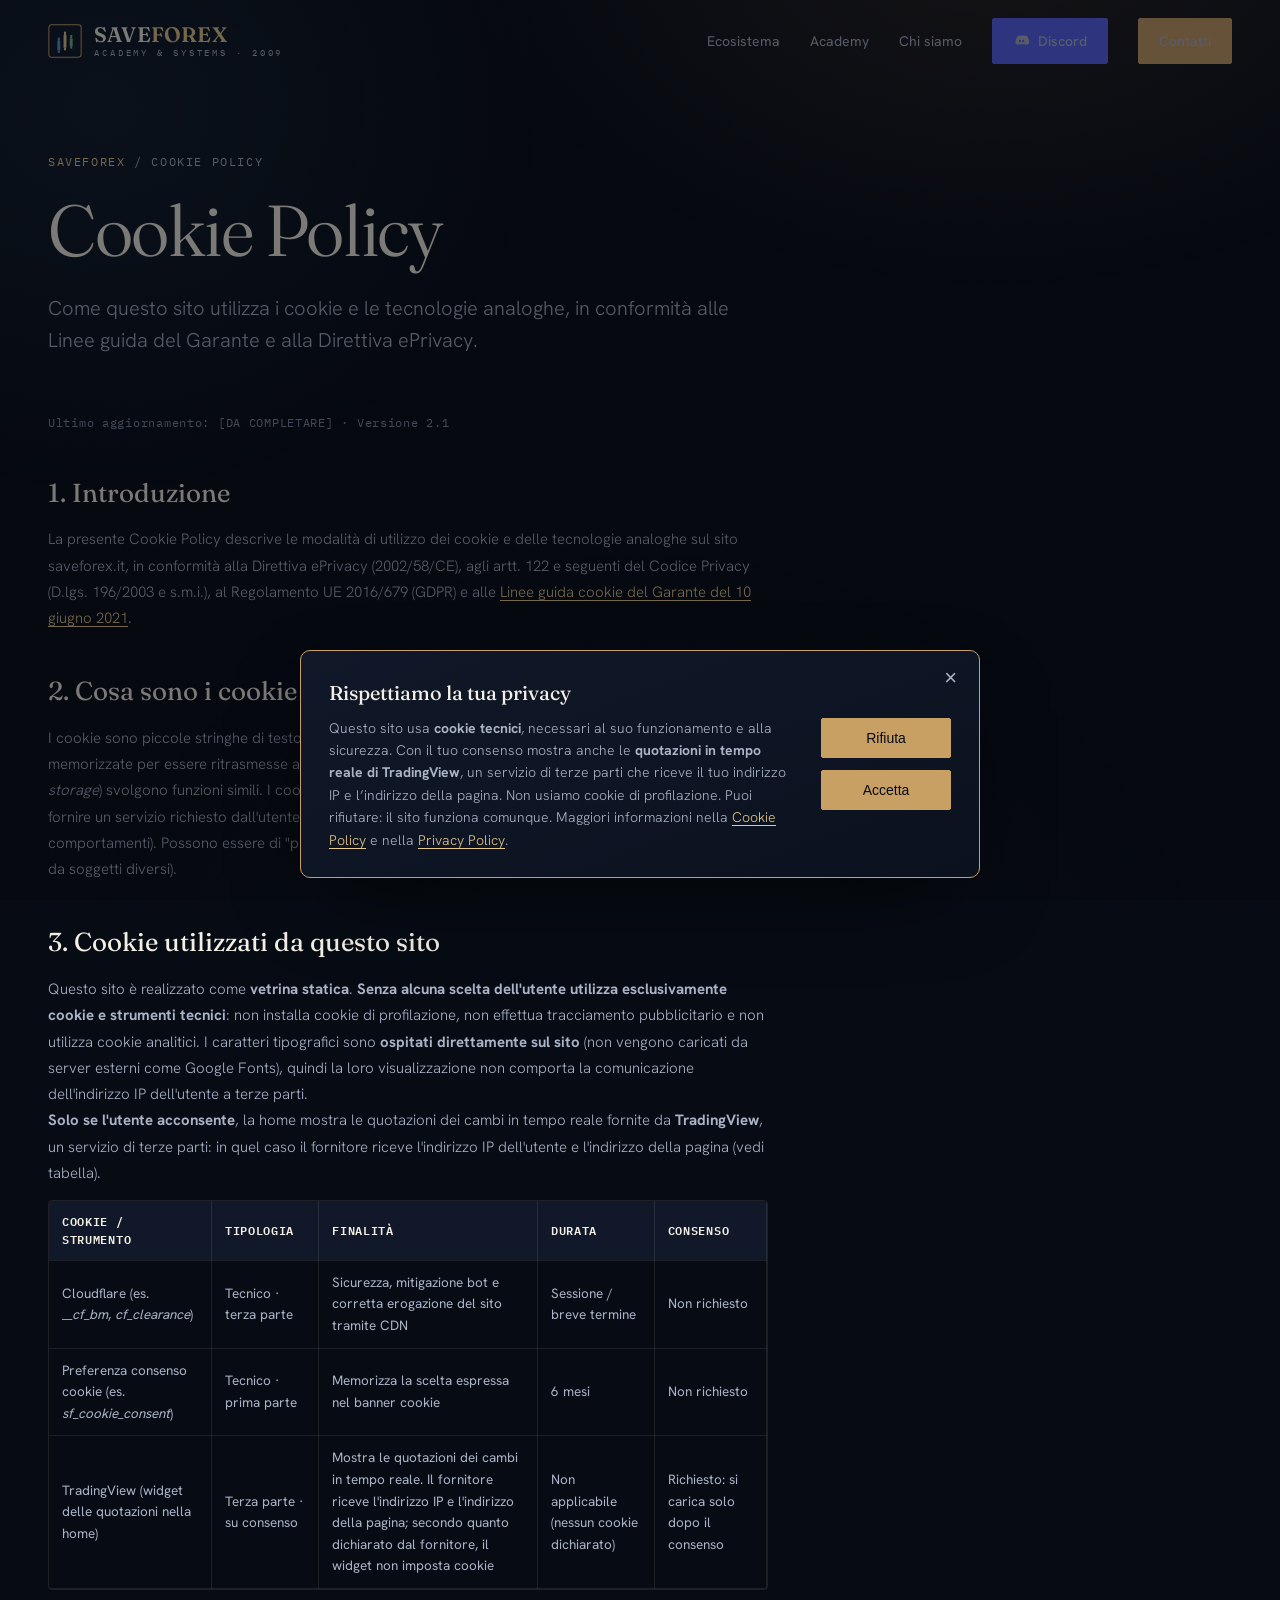
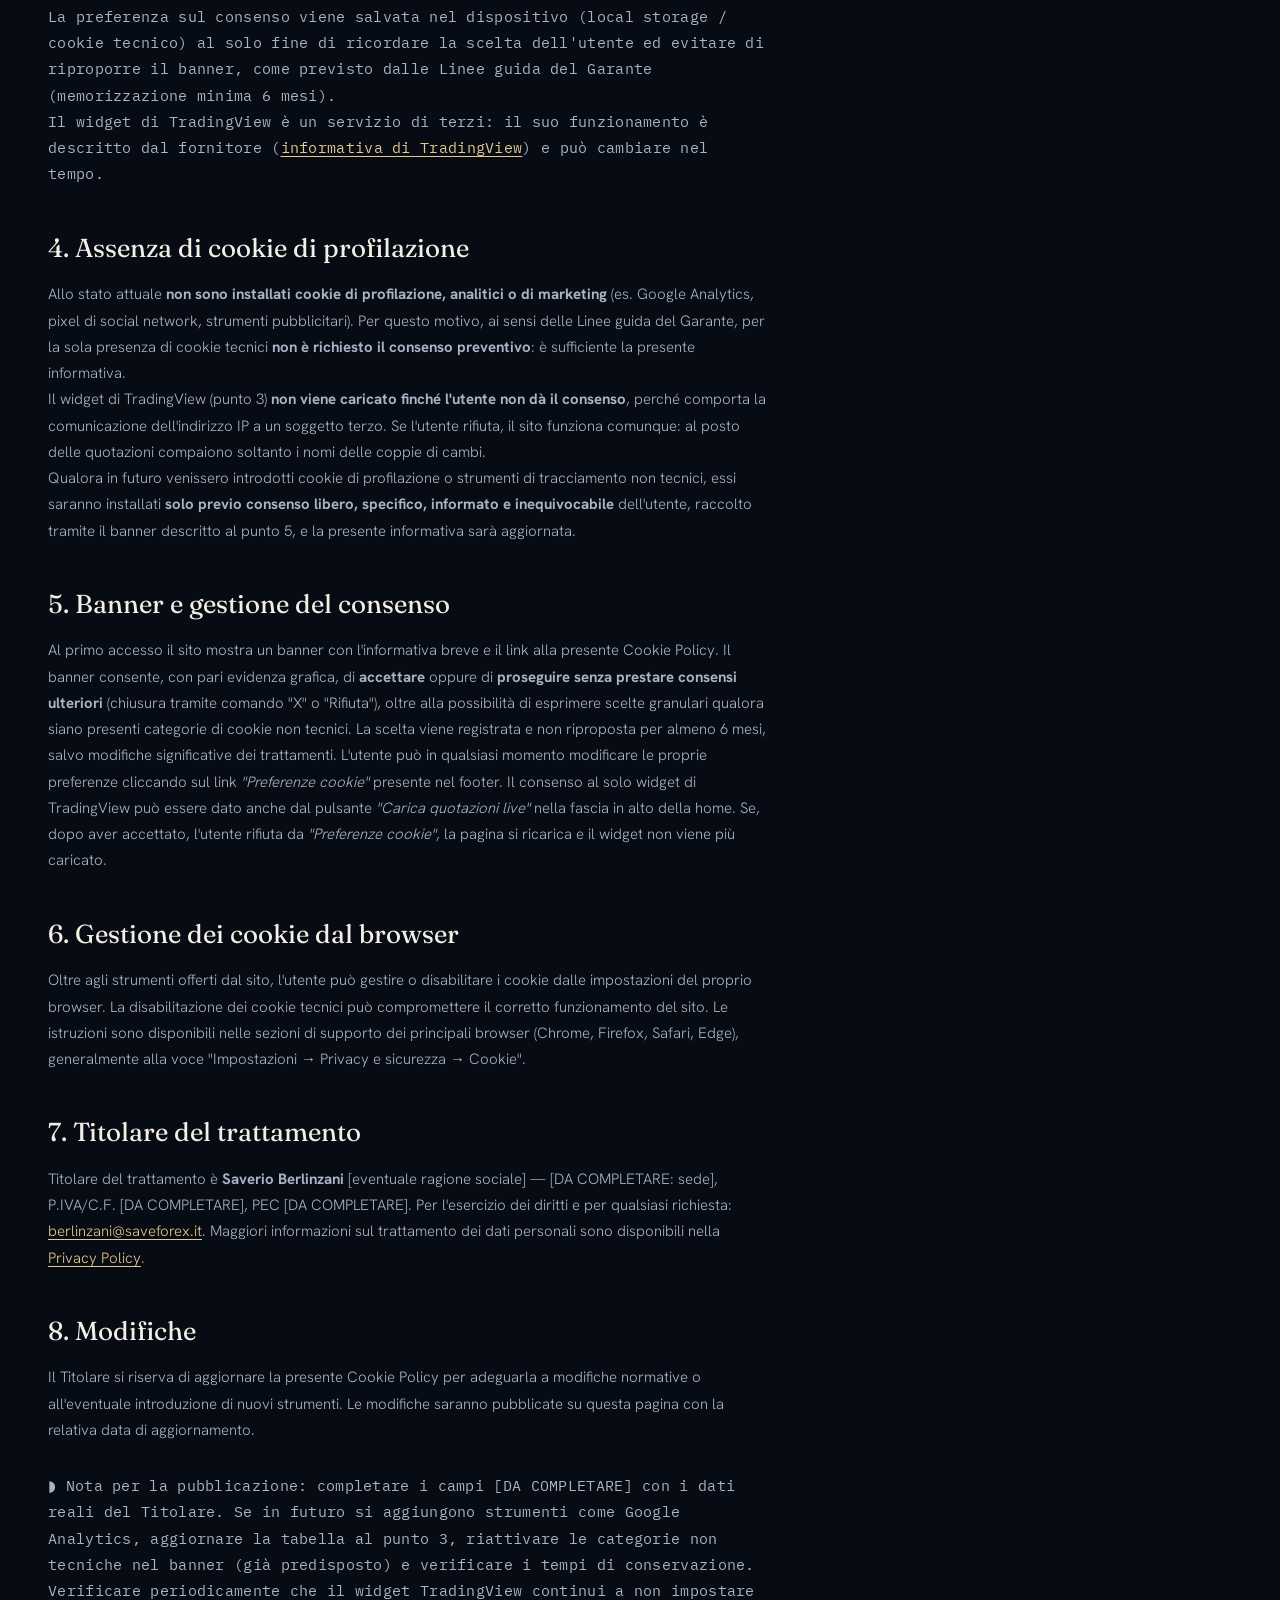
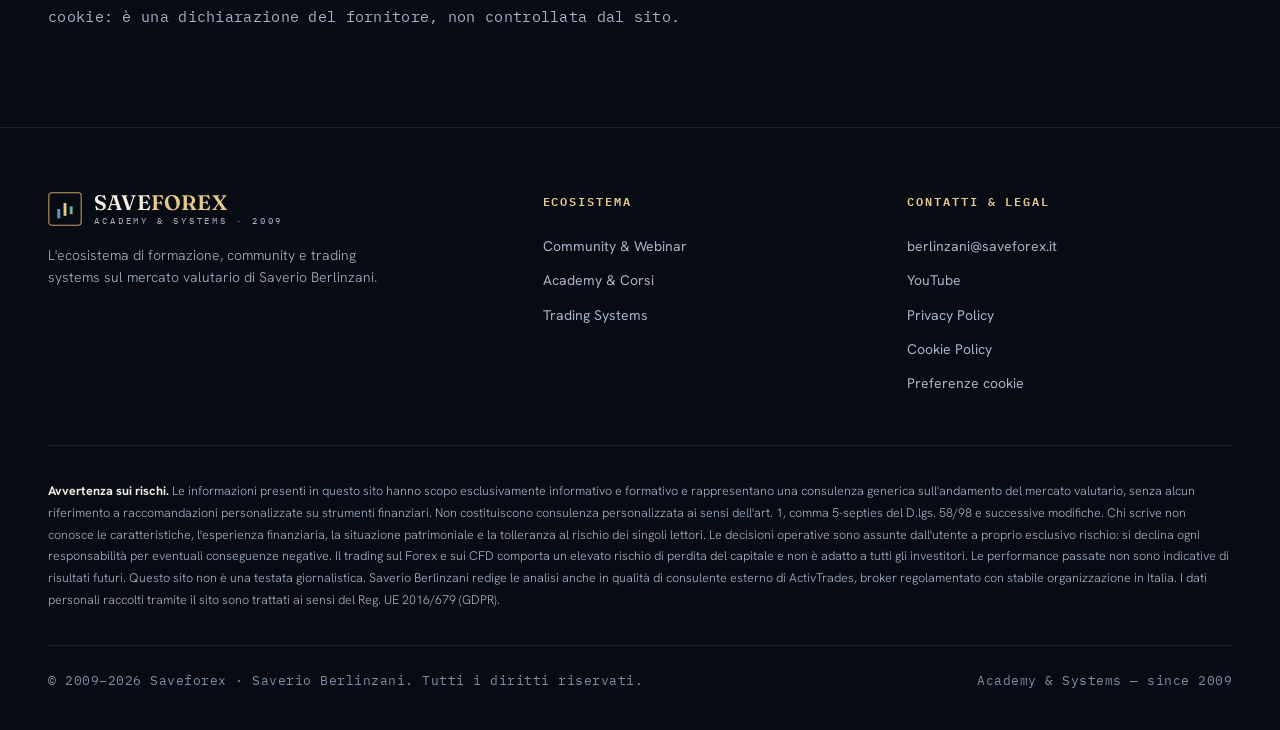
<file: cookie-policy.html>
<!DOCTYPE html>
<html lang="it">
<head>
<meta charset="UTF-8">
<meta name="viewport" content="width=device-width, initial-scale=1.0">
<title>Cookie Policy — Saveforex</title>
<meta name="description" content="Informativa sull'uso dei cookie e delle tecnologie analoghe sul sito Saveforex.">
<meta name="robots" content="all">
<link rel="stylesheet" href="assets/fonts.css">
<link rel="stylesheet" href="assets/styles.css">
</head>
<body>
<header id="header" class="scrolled">
  <nav>
    <a class="brand" href="index.html" aria-label="Saveforex">
      <svg class="mark" viewBox="0 0 40 40" fill="none">
        <rect x="1" y="1" width="38" height="38" rx="3" stroke="#c9a064" stroke-width="1.2"/>
        <rect x="11" y="20" width="3.4" height="11" fill="#5a9cd0"/><rect x="11.5" y="16" width="2.4" height="4" fill="#5a9cd0"/><rect x="11.5" y="31" width="2.4" height="3" fill="#5a9cd0"/>
        <rect x="18.3" y="13" width="3.4" height="15" fill="#e7c98c"/><rect x="18.8" y="9" width="2.4" height="4" fill="#e7c98c"/><rect x="18.8" y="28" width="2.4" height="3" fill="#e7c98c"/>
        <rect x="25.6" y="17" width="3.4" height="9" fill="#79b394"/><rect x="26.1" y="13" width="2.4" height="4" fill="#79b394"/><rect x="26.1" y="26" width="2.4" height="3" fill="#79b394"/>
      </svg>
      <span class="wordmark"><span class="wm-top">SAVE<span>FOREX</span></span><span class="wm-sub">Academy &amp; Systems · 2009</span></span>
    </a>
    <div class="navlinks" id="navlinks">
      <a href="index.html#ecosistema">Ecosistema</a>
      <a href="index.html#academy">Academy</a>
      <a href="index.html#team">Chi siamo</a>
      <a class="btn btn-discord" href="https://discord.gg/ygQ2rHzjn4" target="_blank" rel="noopener">
        <svg width="17" height="17" viewBox="0 0 24 24" fill="currentColor"><path d="M20 4.4A19 19 0 0 0 15.3 3l-.24.5a14 14 0 0 1 4.1 1.3 13 13 0 0 0-11 0A14 14 0 0 1 12.3 3.5L12 3a19 19 0 0 0-4.6 1.4C4 8 3.3 11.4 3.6 14.8A19 19 0 0 0 8.5 17l.6-1a12 12 0 0 1-2-1c.17-.1.33-.2.5-.3a13 13 0 0 0 11 0l.5.3a12 12 0 0 1-2 1l.6 1a19 19 0 0 0 4.9-2.2c.4-4-.7-7.4-2.6-10.4ZM9.7 13c-.9 0-1.6-.8-1.6-1.8s.7-1.8 1.6-1.8 1.6.8 1.6 1.8-.7 1.8-1.6 1.8Zm4.6 0c-.9 0-1.6-.8-1.6-1.8s.7-1.8 1.6-1.8 1.6.8 1.6 1.8-.7 1.8-1.6 1.8Z"/></svg>
        Discord
      </a>
      <a class="btn btn-solid" href="index.html#contatti">Contatti</a>
    </div>
    <button class="menu-btn" id="menuBtn" aria-label="Menu">☰</button>
  </nav>
</header>
<main>
<section class="subhero">
  <div class="wrap">
    <div class="breadcrumb rv"><a href="index.html">Saveforex</a> / Cookie Policy</div>
    <h1 class="rv" style="transition-delay:.05s">Cookie Policy</h1>
    <p class="lead rv" style="transition-delay:.1s">Come questo sito utilizza i cookie e le tecnologie analoghe, in conformità
       alle Linee guida del Garante e alla Direttiva ePrivacy.</p>
  </div>
</section>

<section style="padding-top:30px">
  <div class="wrap">
    <div class="prose rv">
      <p class="upd">Ultimo aggiornamento: [DA COMPLETARE] · Versione 2.1</p>

      <h2>1. Introduzione</h2>
      <p>La presente Cookie Policy descrive le modalità di utilizzo dei cookie e delle tecnologie analoghe sul sito
         saveforex.it, in conformità alla Direttiva ePrivacy (2002/58/CE), agli artt. 122 e seguenti del Codice
         Privacy (D.lgs. 196/2003 e s.m.i.), al Regolamento UE 2016/679 (GDPR) e alle
         <a href="https://www.garanteprivacy.it/home/docweb/-/docweb-display/docweb/9677876" target="_blank" rel="noopener">Linee
         guida cookie del Garante del 10 giugno 2021</a>.</p>

      <h2>2. Cosa sono i cookie</h2>
      <p>I cookie sono piccole stringhe di testo che i siti web inviano al dispositivo dell'utente, dove vengono
         memorizzate per essere ritrasmesse agli stessi siti alla visita successiva. Tecnologie analoghe (es.
         <em>local storage</em>) svolgono funzioni simili. I cookie si distinguono in <strong>tecnici</strong> (necessari
         al funzionamento del sito o a fornire un servizio richiesto dall'utente) e <strong>di profilazione</strong>
         (volti a tracciare l'utente e analizzarne i comportamenti). Possono essere di "prima parte" (impostati dal
         gestore del sito) o di "terza parte" (impostati da soggetti diversi).</p>

      <h2>3. Cookie utilizzati da questo sito</h2>
      <p>Questo sito è realizzato come <strong>vetrina statica</strong>. <strong>Senza alcuna scelta dell'utente
         utilizza esclusivamente cookie e strumenti tecnici</strong>: non installa cookie di profilazione, non effettua
         tracciamento pubblicitario e non utilizza cookie analitici. I caratteri tipografici sono
         <strong>ospitati direttamente sul sito</strong> (non vengono caricati da server esterni come Google Fonts),
         quindi la loro visualizzazione non comporta la comunicazione dell'indirizzo IP dell'utente a terze parti.</p>
      <p><strong>Solo se l'utente acconsente</strong>, la home mostra le quotazioni dei cambi in tempo reale fornite da
         <strong>TradingView</strong>, un servizio di terze parti: in quel caso il fornitore riceve l'indirizzo IP
         dell'utente e l'indirizzo della pagina (vedi tabella).</p>
      <div class="table-wrap"><table>
        <tr><th>Cookie / strumento</th><th>Tipologia</th><th>Finalità</th><th>Durata</th><th>Consenso</th></tr>
        <tr><td>Cloudflare (es. <em>__cf_bm</em>, <em>cf_clearance</em>)</td><td>Tecnico · terza parte</td><td>Sicurezza, mitigazione bot e corretta erogazione del sito tramite CDN</td><td>Sessione / breve termine</td><td>Non richiesto</td></tr>
        <tr><td>Preferenza consenso cookie (es. <em>sf_cookie_consent</em>)</td><td>Tecnico · prima parte</td><td>Memorizza la scelta espressa nel banner cookie</td><td>6 mesi</td><td>Non richiesto</td></tr>
        <tr><td>TradingView (widget delle quotazioni nella home)</td><td>Terza parte · su consenso</td><td>Mostra le quotazioni dei cambi in tempo reale. Il fornitore riceve l'indirizzo IP e l'indirizzo della pagina; secondo quanto dichiarato dal fornitore, il widget non imposta cookie</td><td>Non applicabile (nessun cookie dichiarato)</td><td>Richiesto: si carica solo dopo il consenso</td></tr>
      </table></div>
      <p class="note">La preferenza sul consenso viene salvata nel dispositivo (local storage / cookie tecnico) al solo
         fine di ricordare la scelta dell'utente ed evitare di riproporre il banner, come previsto dalle Linee guida
         del Garante (memorizzazione minima 6 mesi).</p>
      <p class="note">Il widget di TradingView è un servizio di terzi: il suo funzionamento è descritto dal fornitore
         (<a href="https://www.tradingview.com/privacy-policy/" target="_blank" rel="noopener">informativa di TradingView</a>)
         e può cambiare nel tempo.</p>

      <h2>4. Assenza di cookie di profilazione</h2>
      <p>Allo stato attuale <strong>non sono installati cookie di profilazione, analitici o di marketing</strong> (es.
         Google Analytics, pixel di social network, strumenti pubblicitari). Per questo motivo, ai sensi delle Linee
         guida del Garante, per la sola presenza di cookie tecnici <strong>non è richiesto il consenso preventivo</strong>:
         è sufficiente la presente informativa.</p>
      <p>Il widget di TradingView (punto 3) <strong>non viene caricato finché l'utente non dà il consenso</strong>,
         perché comporta la comunicazione dell'indirizzo IP a un soggetto terzo. Se l'utente rifiuta, il sito funziona
         comunque: al posto delle quotazioni compaiono soltanto i nomi delle coppie di cambi.</p>
      <p>Qualora in futuro venissero introdotti cookie di profilazione o strumenti di tracciamento non tecnici, essi
         saranno installati <strong>solo previo consenso libero, specifico, informato e inequivocabile</strong>
         dell'utente, raccolto tramite il banner descritto al punto 5, e la presente informativa sarà aggiornata.</p>

      <h2>5. Banner e gestione del consenso</h2>
      <p>Al primo accesso il sito mostra un banner con l'informativa breve e il link alla presente Cookie Policy. Il
         banner consente, con pari evidenza grafica, di <strong>accettare</strong> oppure di <strong>proseguire senza
         prestare consensi ulteriori</strong> (chiusura tramite comando "X" o "Rifiuta"), oltre alla possibilità di
         esprimere scelte granulari qualora siano presenti categorie di cookie non tecnici. La scelta viene registrata
         e non riproposta per almeno 6 mesi, salvo modifiche significative dei trattamenti. L'utente può in qualsiasi
         momento modificare le proprie preferenze cliccando sul link <em>"Preferenze cookie"</em> presente nel footer.
         Il consenso al solo widget di TradingView può essere dato anche dal pulsante <em>"Carica quotazioni live"</em>
         nella fascia in alto della home. Se, dopo aver accettato, l'utente rifiuta da <em>"Preferenze cookie"</em>, la
         pagina si ricarica e il widget non viene più caricato.</p>

      <h2>6. Gestione dei cookie dal browser</h2>
      <p>Oltre agli strumenti offerti dal sito, l'utente può gestire o disabilitare i cookie dalle impostazioni del
         proprio browser. La disabilitazione dei cookie tecnici può compromettere il corretto funzionamento del sito.
         Le istruzioni sono disponibili nelle sezioni di supporto dei principali browser (Chrome, Firefox, Safari,
         Edge), generalmente alla voce "Impostazioni → Privacy e sicurezza → Cookie".</p>

      <h2>7. Titolare del trattamento</h2>
      <p>Titolare del trattamento è <strong>Saverio Berlinzani</strong> [eventuale ragione sociale] — [DA COMPLETARE:
         sede], P.IVA/C.F. [DA COMPLETARE], PEC [DA COMPLETARE]. Per l'esercizio dei diritti e per qualsiasi richiesta:
         <a href="mailto:berlinzani@saveforex.it">berlinzani@saveforex.it</a>. Maggiori informazioni sul trattamento dei
         dati personali sono disponibili nella <a href="privacy-policy.html">Privacy Policy</a>.</p>

      <h2>8. Modifiche</h2>
      <p>Il Titolare si riserva di aggiornare la presente Cookie Policy per adeguarla a modifiche normative o
         all'eventuale introduzione di nuovi strumenti. Le modifiche saranno pubblicate su questa pagina con la
         relativa data di aggiornamento.</p>

      <p class="note" style="margin-top:30px">◗ Nota per la pubblicazione: completare i campi [DA COMPLETARE] con i dati
         reali del Titolare. Se in futuro si aggiungono strumenti come Google Analytics, aggiornare la tabella al punto 3,
         riattivare le categorie non tecniche nel banner (già predisposto) e verificare i tempi di conservazione. Verificare
         periodicamente che il widget TradingView continui a non impostare cookie: è una dichiarazione del fornitore,
         non controllata dal sito.</p>
    </div>
  </div>
</section>
</main>
<footer>
  <div class="wrap">
    <div class="foot-top">
      <div>
        <a class="brand" href="index.html">
          <svg class="mark" viewBox="0 0 40 40" fill="none">
            <rect x="1" y="1" width="38" height="38" rx="3" stroke="#c9a064" stroke-width="1.2"/>
            <rect x="11" y="20" width="3.4" height="11" fill="#5a9cd0"/><rect x="18.3" y="13" width="3.4" height="15" fill="#e7c98c"/><rect x="25.6" y="17" width="3.4" height="9" fill="#79b394"/>
          </svg>
          <span class="wordmark"><span class="wm-top">SAVE<span>FOREX</span></span><span class="wm-sub">Academy &amp; Systems · 2009</span></span>
        </a>
        <p>L'ecosistema di formazione, community e trading systems sul mercato valutario di Saverio Berlinzani.</p>
      </div>
      <div class="foot-col">
        <h5>Ecosistema</h5>
        <a href="index.html#ecosistema">Community &amp; Webinar</a>
        <a href="index.html#academy">Academy &amp; Corsi</a>
        <a href="index.html#sistemi">Trading Systems</a>
      </div>
      <div class="foot-col">
        <h5>Contatti &amp; legal</h5>
        <a href="mailto:berlinzani@saveforex.it">berlinzani@saveforex.it</a>
        <a href="https://www.youtube.com/@saverioberlinzani9759" target="_blank" rel="noopener">YouTube</a>
        <a href="privacy-policy.html">Privacy Policy</a>
        <a href="cookie-policy.html">Cookie Policy</a>
        <a href="#" data-cookie-prefs>Preferenze cookie</a>
      </div>
    </div>
    <div class="disclaimer">
      <strong>Avvertenza sui rischi.</strong> Le informazioni presenti in questo sito hanno scopo esclusivamente
      informativo e formativo e rappresentano una consulenza generica sull'andamento del mercato valutario, senza
      alcun riferimento a raccomandazioni personalizzate su strumenti finanziari. Non costituiscono consulenza
      personalizzata ai sensi dell'art. 1, comma 5-septies del D.lgs. 58/98 e successive modifiche. Chi scrive non
      conosce le caratteristiche, l'esperienza finanziaria, la situazione patrimoniale e la tolleranza al rischio dei
      singoli lettori. Le decisioni operative sono assunte dall'utente a proprio esclusivo rischio: si declina ogni
      responsabilità per eventuali conseguenze negative. Il trading sul Forex e sui CFD comporta un elevato rischio di
      perdita del capitale e non è adatto a tutti gli investitori. Le performance passate non sono indicative di
      risultati futuri. Questo sito non è una testata giornalistica. Saverio Berlinzani redige le analisi anche in
      qualità di consulente esterno di ActivTrades, broker regolamentato con stabile organizzazione in Italia. I dati
      personali raccolti tramite il sito sono trattati ai sensi del Reg. UE 2016/679 (GDPR).
    </div>
    <div class="foot-bottom">
      <span>© 2009–2026 Saveforex · Saverio Berlinzani. Tutti i diritti riservati.</span>
      <span>Academy &amp; Systems — since 2009</span>
    </div>
  </div>
</footer>
<script src="assets/app.js"></script>
</body>
</html>
</file>
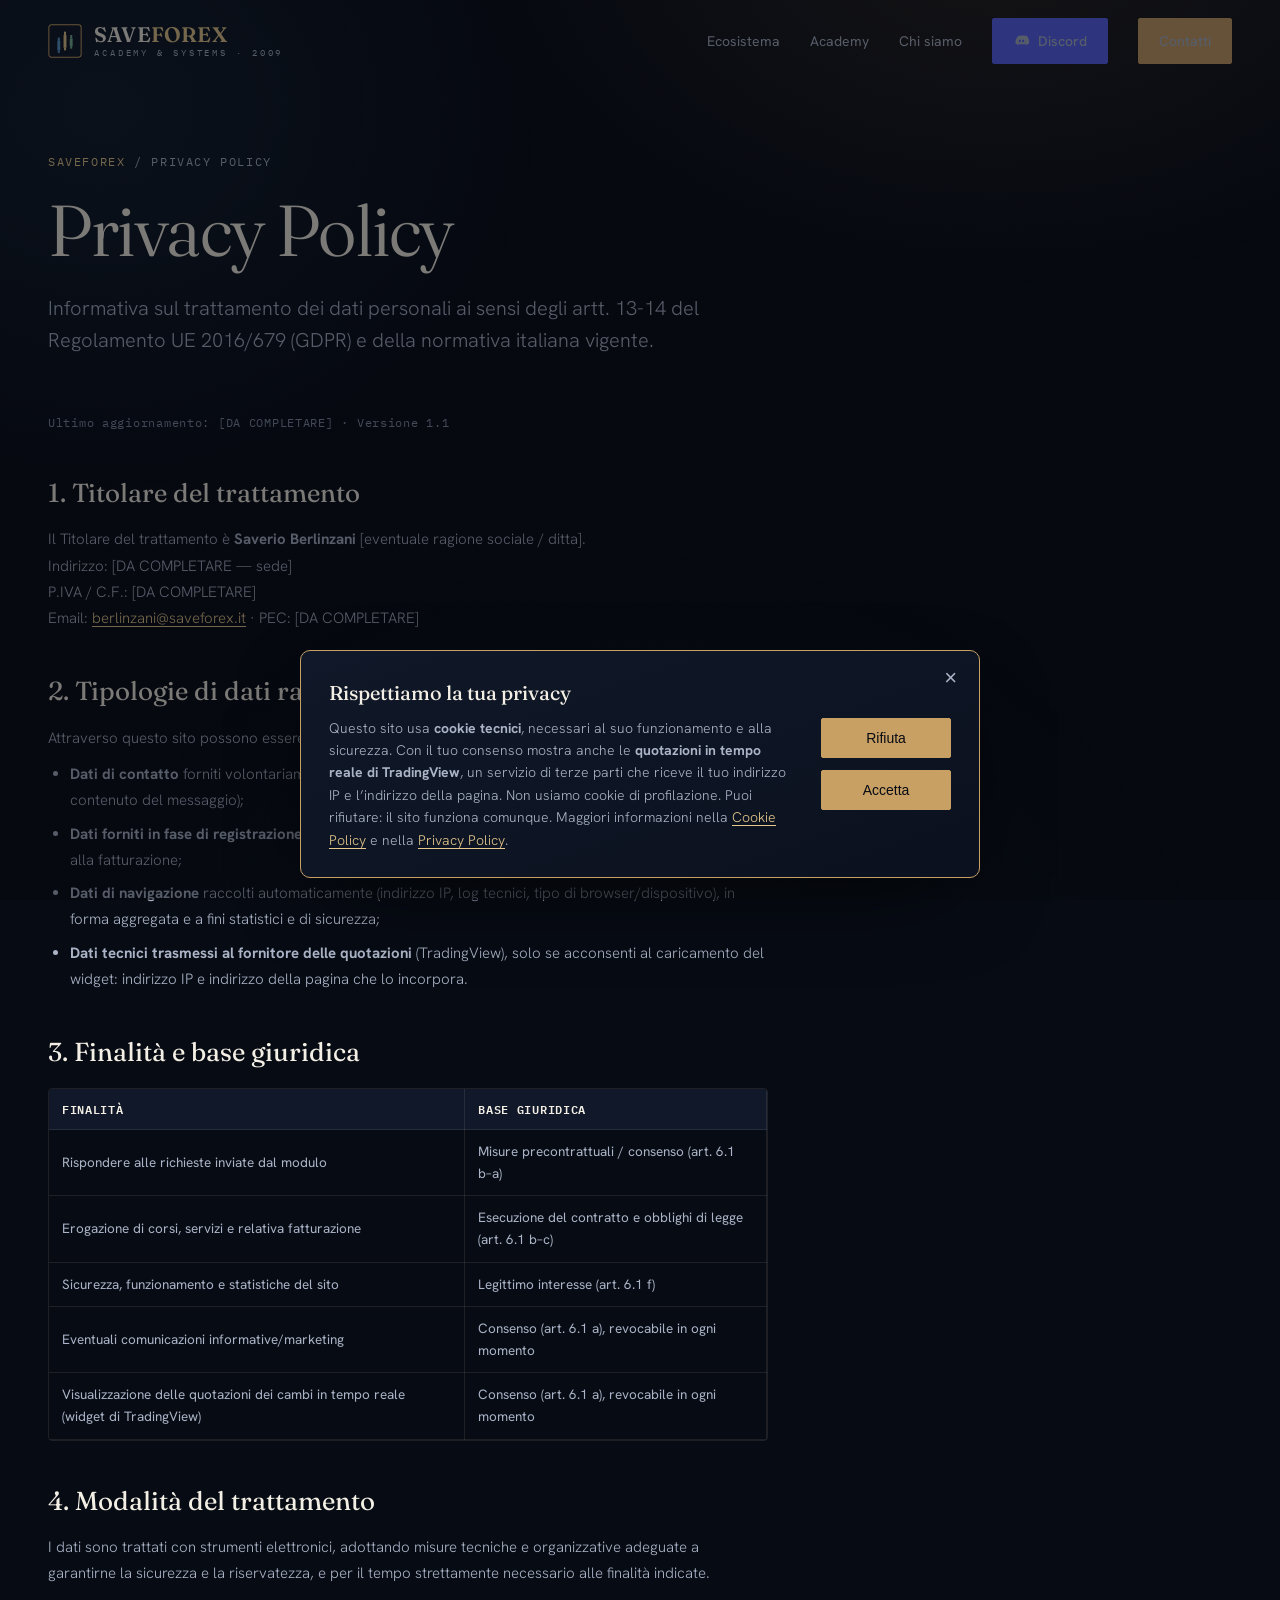
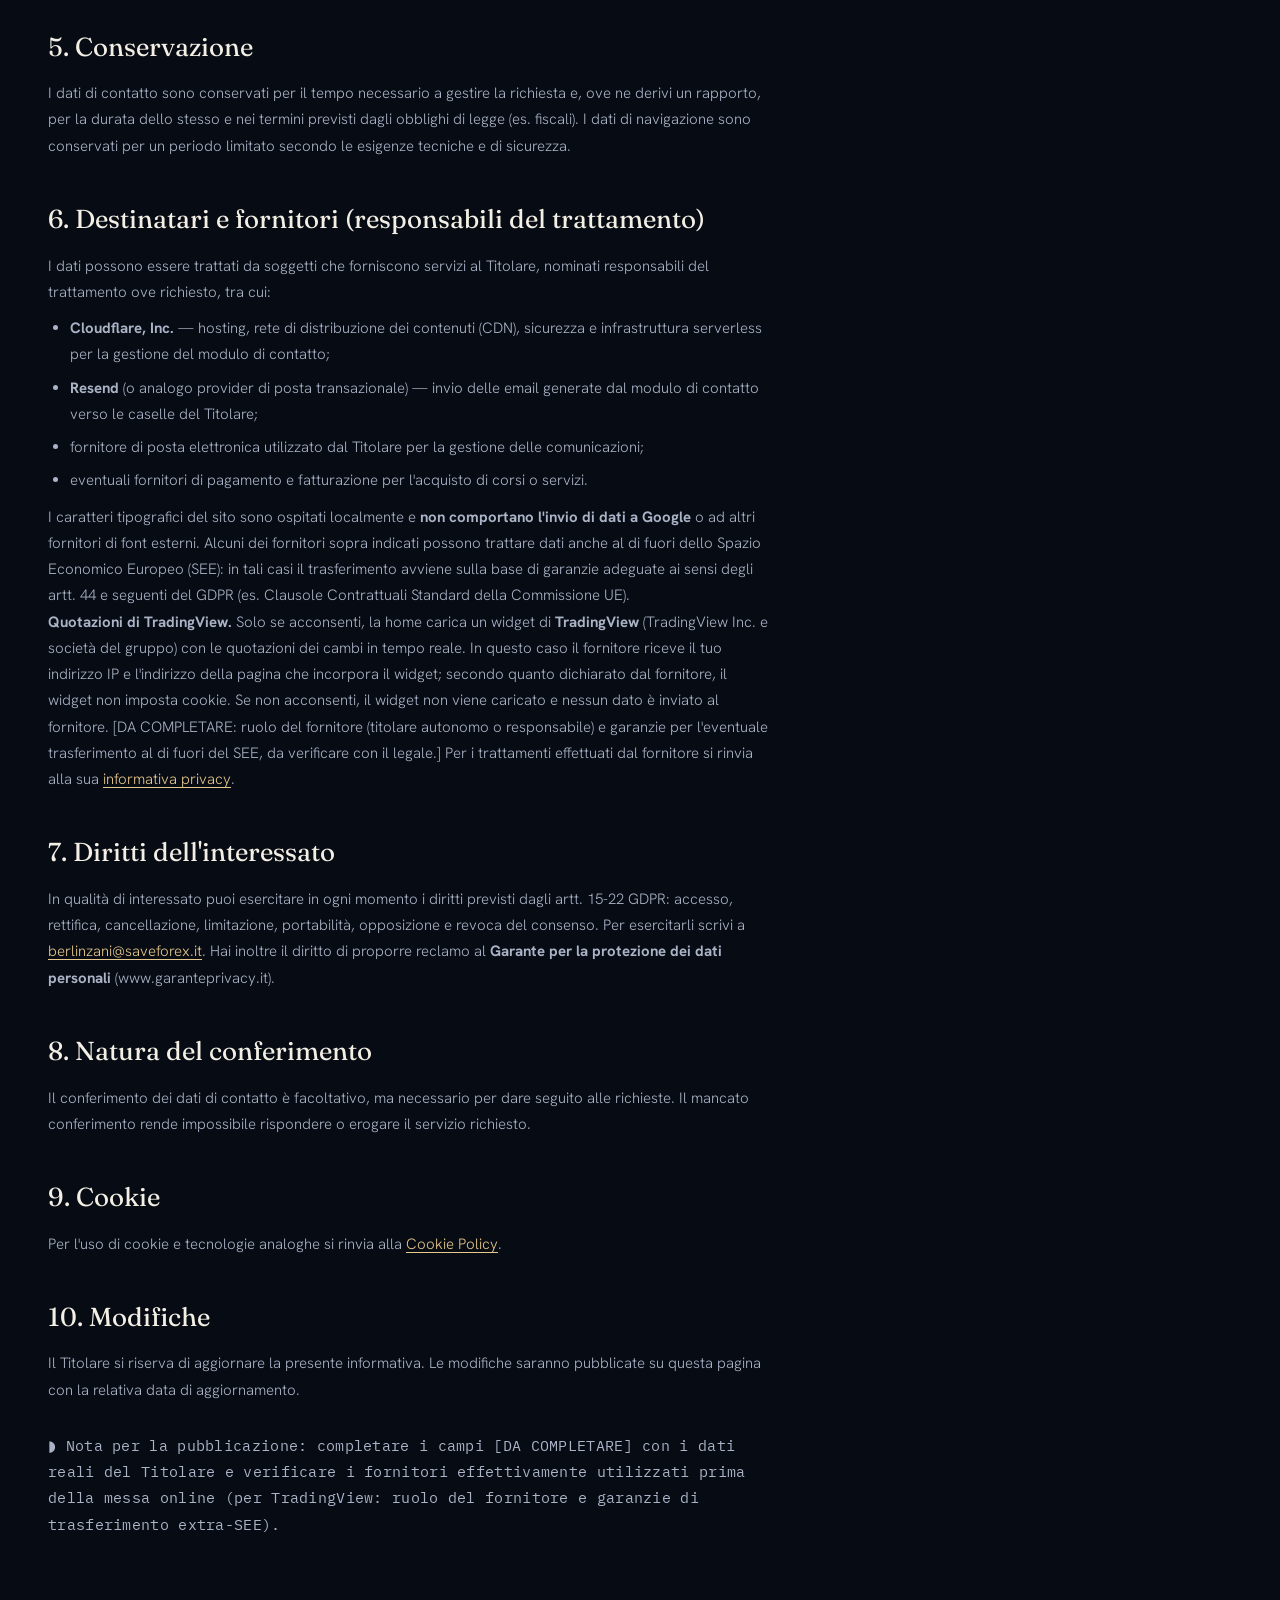
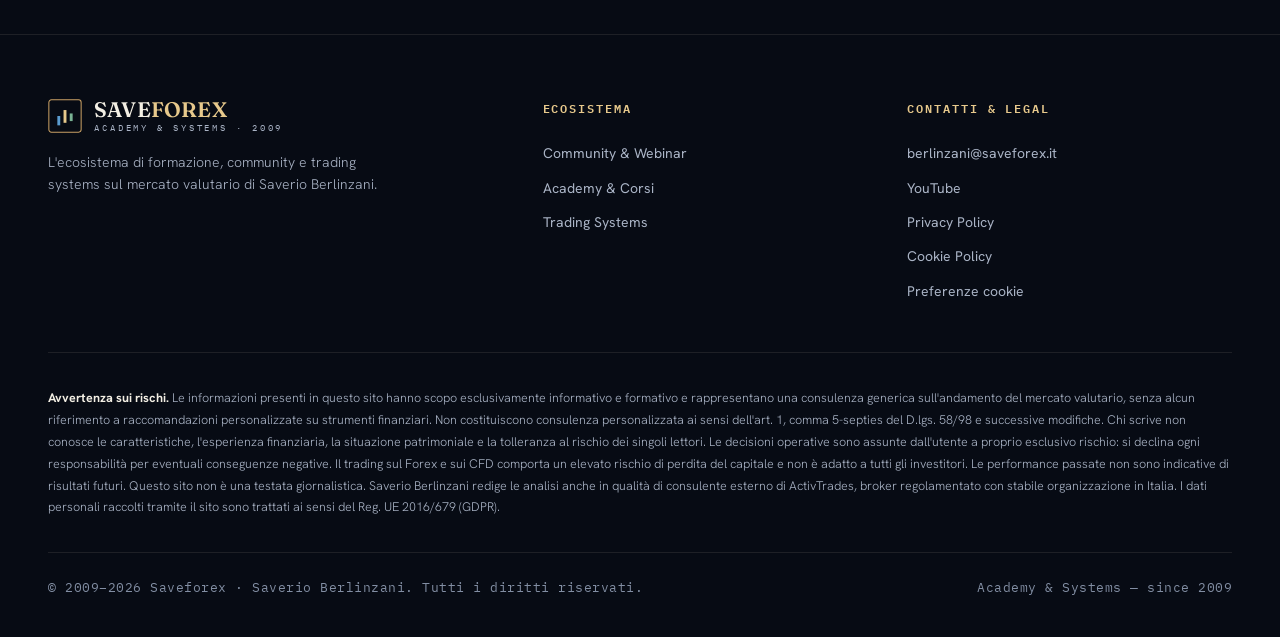
<file: privacy-policy.html>
<!DOCTYPE html>
<html lang="it">
<head>
<meta charset="UTF-8">
<meta name="viewport" content="width=device-width, initial-scale=1.0">
<title>Privacy Policy — Saveforex</title>
<meta name="description" content="Informativa sul trattamento dei dati personali ai sensi del Reg. UE 2016/679 (GDPR) per il sito Saveforex.">
<meta name="robots" content="all">
<link rel="stylesheet" href="assets/fonts.css">
<link rel="stylesheet" href="assets/styles.css">
</head>
<body>
<header id="header" class="scrolled">
  <nav>
    <a class="brand" href="index.html" aria-label="Saveforex">
      <svg class="mark" viewBox="0 0 40 40" fill="none">
        <rect x="1" y="1" width="38" height="38" rx="3" stroke="#c9a064" stroke-width="1.2"/>
        <rect x="11" y="20" width="3.4" height="11" fill="#5a9cd0"/><rect x="11.5" y="16" width="2.4" height="4" fill="#5a9cd0"/><rect x="11.5" y="31" width="2.4" height="3" fill="#5a9cd0"/>
        <rect x="18.3" y="13" width="3.4" height="15" fill="#e7c98c"/><rect x="18.8" y="9" width="2.4" height="4" fill="#e7c98c"/><rect x="18.8" y="28" width="2.4" height="3" fill="#e7c98c"/>
        <rect x="25.6" y="17" width="3.4" height="9" fill="#79b394"/><rect x="26.1" y="13" width="2.4" height="4" fill="#79b394"/><rect x="26.1" y="26" width="2.4" height="3" fill="#79b394"/>
      </svg>
      <span class="wordmark"><span class="wm-top">SAVE<span>FOREX</span></span><span class="wm-sub">Academy &amp; Systems · 2009</span></span>
    </a>
    <div class="navlinks" id="navlinks">
      <a href="index.html#ecosistema">Ecosistema</a>
      <a href="index.html#academy">Academy</a>
      <a href="index.html#team">Chi siamo</a>
      <a class="btn btn-discord" href="https://discord.gg/ygQ2rHzjn4" target="_blank" rel="noopener">
        <svg width="17" height="17" viewBox="0 0 24 24" fill="currentColor"><path d="M20 4.4A19 19 0 0 0 15.3 3l-.24.5a14 14 0 0 1 4.1 1.3 13 13 0 0 0-11 0A14 14 0 0 1 12.3 3.5L12 3a19 19 0 0 0-4.6 1.4C4 8 3.3 11.4 3.6 14.8A19 19 0 0 0 8.5 17l.6-1a12 12 0 0 1-2-1c.17-.1.33-.2.5-.3a13 13 0 0 0 11 0l.5.3a12 12 0 0 1-2 1l.6 1a19 19 0 0 0 4.9-2.2c.4-4-.7-7.4-2.6-10.4ZM9.7 13c-.9 0-1.6-.8-1.6-1.8s.7-1.8 1.6-1.8 1.6.8 1.6 1.8-.7 1.8-1.6 1.8Zm4.6 0c-.9 0-1.6-.8-1.6-1.8s.7-1.8 1.6-1.8 1.6.8 1.6 1.8-.7 1.8-1.6 1.8Z"/></svg>
        Discord
      </a>
      <a class="btn btn-solid" href="index.html#contatti">Contatti</a>
    </div>
    <button class="menu-btn" id="menuBtn" aria-label="Menu">☰</button>
  </nav>
</header>
<main>
<section class="subhero">
  <div class="wrap">
    <div class="breadcrumb rv"><a href="index.html">Saveforex</a> / Privacy Policy</div>
    <h1 class="rv" style="transition-delay:.05s">Privacy Policy</h1>
    <p class="lead rv" style="transition-delay:.1s">Informativa sul trattamento dei dati personali ai sensi degli artt. 13-14
       del Regolamento UE 2016/679 (GDPR) e della normativa italiana vigente.</p>
  </div>
</section>

<section style="padding-top:30px">
  <div class="wrap">
    <div class="prose rv">
      <p class="upd">Ultimo aggiornamento: [DA COMPLETARE] · Versione 1.1</p>

      <h2>1. Titolare del trattamento</h2>
      <p>Il Titolare del trattamento è <strong>Saverio Berlinzani</strong> [eventuale ragione sociale / ditta].<br>
         Indirizzo: [DA COMPLETARE — sede]<br>
         P.IVA / C.F.: [DA COMPLETARE]<br>
         Email: <a href="mailto:berlinzani@saveforex.it">berlinzani@saveforex.it</a> · PEC: [DA COMPLETARE]</p>

      <h2>2. Tipologie di dati raccolti</h2>
      <p>Attraverso questo sito possono essere trattati i seguenti dati:</p>
      <ul>
        <li><strong>Dati di contatto</strong> forniti volontariamente tramite il modulo (nome, cognome, email, oggetto/interesse, contenuto del messaggio);</li>
        <li><strong>Dati forniti in fase di registrazione o acquisto</strong> di corsi e servizi (ove applicabile), inclusi i dati necessari alla fatturazione;</li>
        <li><strong>Dati di navigazione</strong> raccolti automaticamente (indirizzo IP, log tecnici, tipo di browser/dispositivo), in forma aggregata e a fini statistici e di sicurezza;</li>
        <li><strong>Dati tecnici trasmessi al fornitore delle quotazioni</strong> (TradingView), solo se acconsenti al caricamento del widget: indirizzo IP e indirizzo della pagina che lo incorpora.</li>
      </ul>

      <h2>3. Finalità e base giuridica</h2>
      <div class="table-wrap"><table>
        <tr><th>Finalità</th><th>Base giuridica</th></tr>
        <tr><td>Rispondere alle richieste inviate dal modulo</td><td>Misure precontrattuali / consenso (art. 6.1 b–a)</td></tr>
        <tr><td>Erogazione di corsi, servizi e relativa fatturazione</td><td>Esecuzione del contratto e obblighi di legge (art. 6.1 b–c)</td></tr>
        <tr><td>Sicurezza, funzionamento e statistiche del sito</td><td>Legittimo interesse (art. 6.1 f)</td></tr>
        <tr><td>Eventuali comunicazioni informative/marketing</td><td>Consenso (art. 6.1 a), revocabile in ogni momento</td></tr>
        <tr><td>Visualizzazione delle quotazioni dei cambi in tempo reale (widget di TradingView)</td><td>Consenso (art. 6.1 a), revocabile in ogni momento</td></tr>
      </table></div>

      <h2>4. Modalità del trattamento</h2>
      <p>I dati sono trattati con strumenti elettronici, adottando misure tecniche e organizzative adeguate a
         garantirne la sicurezza e la riservatezza, e per il tempo strettamente necessario alle finalità indicate.</p>

      <h2>5. Conservazione</h2>
      <p>I dati di contatto sono conservati per il tempo necessario a gestire la richiesta e, ove ne derivi un rapporto,
         per la durata dello stesso e nei termini previsti dagli obblighi di legge (es. fiscali). I dati di navigazione
         sono conservati per un periodo limitato secondo le esigenze tecniche e di sicurezza.</p>

      <h2>6. Destinatari e fornitori (responsabili del trattamento)</h2>
      <p>I dati possono essere trattati da soggetti che forniscono servizi al Titolare, nominati responsabili del
         trattamento ove richiesto, tra cui:</p>
      <ul>
        <li><strong>Cloudflare, Inc.</strong> — hosting, rete di distribuzione dei contenuti (CDN), sicurezza e
            infrastruttura serverless per la gestione del modulo di contatto;</li>
        <li><strong>Resend</strong> (o analogo provider di posta transazionale) — invio delle email generate dal
            modulo di contatto verso le caselle del Titolare;</li>
        <li>fornitore di posta elettronica utilizzato dal Titolare per la gestione delle comunicazioni;</li>
        <li>eventuali fornitori di pagamento e fatturazione per l'acquisto di corsi o servizi.</li>
      </ul>
      <p>I caratteri tipografici del sito sono ospitati localmente e <strong>non comportano l'invio di dati a Google</strong>
         o ad altri fornitori di font esterni. Alcuni dei fornitori sopra indicati possono trattare dati anche al di
         fuori dello Spazio Economico Europeo (SEE): in tali casi il trasferimento avviene sulla base di garanzie
         adeguate ai sensi degli artt. 44 e seguenti del GDPR (es. Clausole Contrattuali Standard della Commissione UE).</p>
      <p><strong>Quotazioni di TradingView.</strong> Solo se acconsenti, la home carica un widget di
         <strong>TradingView</strong> (TradingView Inc. e società del gruppo) con le quotazioni dei cambi in tempo reale.
         In questo caso il fornitore riceve il tuo indirizzo IP e l'indirizzo della pagina che incorpora il widget; secondo
         quanto dichiarato dal fornitore, il widget non imposta cookie. Se non acconsenti, il widget non viene caricato e
         nessun dato è inviato al fornitore. [DA COMPLETARE: ruolo del fornitore (titolare autonomo o responsabile) e garanzie
         per l'eventuale trasferimento al di fuori del SEE, da verificare con il legale.] Per i trattamenti effettuati dal
         fornitore si rinvia alla sua <a href="https://www.tradingview.com/privacy-policy/" target="_blank" rel="noopener">informativa privacy</a>.</p>

      <h2>7. Diritti dell'interessato</h2>
      <p>In qualità di interessato puoi esercitare in ogni momento i diritti previsti dagli artt. 15-22 GDPR: accesso,
         rettifica, cancellazione, limitazione, portabilità, opposizione e revoca del consenso. Per esercitarli scrivi a
         <a href="mailto:berlinzani@saveforex.it">berlinzani@saveforex.it</a>. Hai inoltre il diritto di proporre reclamo
         al <strong>Garante per la protezione dei dati personali</strong> (www.garanteprivacy.it).</p>

      <h2>8. Natura del conferimento</h2>
      <p>Il conferimento dei dati di contatto è facoltativo, ma necessario per dare seguito alle richieste. Il mancato
         conferimento rende impossibile rispondere o erogare il servizio richiesto.</p>

      <h2>9. Cookie</h2>
      <p>Per l'uso di cookie e tecnologie analoghe si rinvia alla <a href="cookie-policy.html">Cookie Policy</a>.</p>

      <h2>10. Modifiche</h2>
      <p>Il Titolare si riserva di aggiornare la presente informativa. Le modifiche saranno pubblicate su questa pagina
         con la relativa data di aggiornamento.</p>

      <p class="note" style="margin-top:30px">◗ Nota per la pubblicazione: completare i campi [DA COMPLETARE] con i dati
         reali del Titolare e verificare i fornitori effettivamente utilizzati prima della messa online (per TradingView: ruolo del
         fornitore e garanzie di trasferimento extra-SEE).</p>
    </div>
  </div>
</section>
</main>
<footer>
  <div class="wrap">
    <div class="foot-top">
      <div>
        <a class="brand" href="index.html">
          <svg class="mark" viewBox="0 0 40 40" fill="none">
            <rect x="1" y="1" width="38" height="38" rx="3" stroke="#c9a064" stroke-width="1.2"/>
            <rect x="11" y="20" width="3.4" height="11" fill="#5a9cd0"/><rect x="18.3" y="13" width="3.4" height="15" fill="#e7c98c"/><rect x="25.6" y="17" width="3.4" height="9" fill="#79b394"/>
          </svg>
          <span class="wordmark"><span class="wm-top">SAVE<span>FOREX</span></span><span class="wm-sub">Academy &amp; Systems · 2009</span></span>
        </a>
        <p>L'ecosistema di formazione, community e trading systems sul mercato valutario di Saverio Berlinzani.</p>
      </div>
      <div class="foot-col">
        <h5>Ecosistema</h5>
        <a href="index.html#ecosistema">Community &amp; Webinar</a>
        <a href="index.html#academy">Academy &amp; Corsi</a>
        <a href="index.html#sistemi">Trading Systems</a>
      </div>
      <div class="foot-col">
        <h5>Contatti &amp; legal</h5>
        <a href="mailto:berlinzani@saveforex.it">berlinzani@saveforex.it</a>
        <a href="https://www.youtube.com/@saverioberlinzani9759" target="_blank" rel="noopener">YouTube</a>
        <a href="privacy-policy.html">Privacy Policy</a>
        <a href="cookie-policy.html">Cookie Policy</a>
        <a href="#" data-cookie-prefs>Preferenze cookie</a>
      </div>
    </div>
    <div class="disclaimer">
      <strong>Avvertenza sui rischi.</strong> Le informazioni presenti in questo sito hanno scopo esclusivamente
      informativo e formativo e rappresentano una consulenza generica sull'andamento del mercato valutario, senza
      alcun riferimento a raccomandazioni personalizzate su strumenti finanziari. Non costituiscono consulenza
      personalizzata ai sensi dell'art. 1, comma 5-septies del D.lgs. 58/98 e successive modifiche. Chi scrive non
      conosce le caratteristiche, l'esperienza finanziaria, la situazione patrimoniale e la tolleranza al rischio dei
      singoli lettori. Le decisioni operative sono assunte dall'utente a proprio esclusivo rischio: si declina ogni
      responsabilità per eventuali conseguenze negative. Il trading sul Forex e sui CFD comporta un elevato rischio di
      perdita del capitale e non è adatto a tutti gli investitori. Le performance passate non sono indicative di
      risultati futuri. Questo sito non è una testata giornalistica. Saverio Berlinzani redige le analisi anche in
      qualità di consulente esterno di ActivTrades, broker regolamentato con stabile organizzazione in Italia. I dati
      personali raccolti tramite il sito sono trattati ai sensi del Reg. UE 2016/679 (GDPR).
    </div>
    <div class="foot-bottom">
      <span>© 2009–2026 Saveforex · Saverio Berlinzani. Tutti i diritti riservati.</span>
      <span>Academy &amp; Systems — since 2009</span>
    </div>
  </div>
</footer>
<script src="assets/app.js"></script>
</body>
</html>
</file>
<file: assets/fonts.css>
/* Self-hosted fonts (latin) — no external requests to Google */

@font-face{
  font-family:'Fraunces';
  font-style:italic;
  font-weight:300 600;
  font-display:swap;
  src:url('fonts/fraunces-italic-300_600.woff2') format('woff2');
  unicode-range:U+0000-00FF, U+0131, U+0152-0153, U+02BB-02BC, U+02C6, U+02DA, U+02DC, U+0304, U+0308, U+0329, U+2000-206F, U+20AC, U+2122, U+2191, U+2193, U+2212, U+2215, U+FEFF, U+FFFD;
}
@font-face{
  font-family:'Fraunces';
  font-style:normal;
  font-weight:300 700;
  font-display:swap;
  src:url('fonts/fraunces-normal-300_700.woff2') format('woff2');
  unicode-range:U+0000-00FF, U+0131, U+0152-0153, U+02BB-02BC, U+02C6, U+02DA, U+02DC, U+0304, U+0308, U+0329, U+2000-206F, U+20AC, U+2122, U+2191, U+2193, U+2212, U+2215, U+FEFF, U+FFFD;
}
@font-face{
  font-family:'Hanken Grotesk';
  font-style:normal;
  font-weight:300;
  font-display:swap;
  src:url('fonts/hanken-grotesk-normal-300.woff2') format('woff2');
  unicode-range:U+0000-00FF, U+0131, U+0152-0153, U+02BB-02BC, U+02C6, U+02DA, U+02DC, U+0304, U+0308, U+0329, U+2000-206F, U+20AC, U+2122, U+2191, U+2193, U+2212, U+2215, U+FEFF, U+FFFD;
}
@font-face{
  font-family:'Hanken Grotesk';
  font-style:normal;
  font-weight:400;
  font-display:swap;
  src:url('fonts/hanken-grotesk-normal-400.woff2') format('woff2');
  unicode-range:U+0000-00FF, U+0131, U+0152-0153, U+02BB-02BC, U+02C6, U+02DA, U+02DC, U+0304, U+0308, U+0329, U+2000-206F, U+20AC, U+2122, U+2191, U+2193, U+2212, U+2215, U+FEFF, U+FFFD;
}
@font-face{
  font-family:'Hanken Grotesk';
  font-style:normal;
  font-weight:500;
  font-display:swap;
  src:url('fonts/hanken-grotesk-normal-500.woff2') format('woff2');
  unicode-range:U+0000-00FF, U+0131, U+0152-0153, U+02BB-02BC, U+02C6, U+02DA, U+02DC, U+0304, U+0308, U+0329, U+2000-206F, U+20AC, U+2122, U+2191, U+2193, U+2212, U+2215, U+FEFF, U+FFFD;
}
@font-face{
  font-family:'Hanken Grotesk';
  font-style:normal;
  font-weight:600;
  font-display:swap;
  src:url('fonts/hanken-grotesk-normal-600.woff2') format('woff2');
  unicode-range:U+0000-00FF, U+0131, U+0152-0153, U+02BB-02BC, U+02C6, U+02DA, U+02DC, U+0304, U+0308, U+0329, U+2000-206F, U+20AC, U+2122, U+2191, U+2193, U+2212, U+2215, U+FEFF, U+FFFD;
}
@font-face{
  font-family:'Hanken Grotesk';
  font-style:normal;
  font-weight:700;
  font-display:swap;
  src:url('fonts/hanken-grotesk-normal-700.woff2') format('woff2');
  unicode-range:U+0000-00FF, U+0131, U+0152-0153, U+02BB-02BC, U+02C6, U+02DA, U+02DC, U+0304, U+0308, U+0329, U+2000-206F, U+20AC, U+2122, U+2191, U+2193, U+2212, U+2215, U+FEFF, U+FFFD;
}
@font-face{
  font-family:'IBM Plex Mono';
  font-style:normal;
  font-weight:400;
  font-display:swap;
  src:url('fonts/ibm-plex-mono-normal-400.woff2') format('woff2');
  unicode-range:U+0000-00FF, U+0131, U+0152-0153, U+02BB-02BC, U+02C6, U+02DA, U+02DC, U+0304, U+0308, U+0329, U+2000-206F, U+20AC, U+2122, U+2191, U+2193, U+2212, U+2215, U+FEFF, U+FFFD;
}
@font-face{
  font-family:'IBM Plex Mono';
  font-style:normal;
  font-weight:500;
  font-display:swap;
  src:url('fonts/ibm-plex-mono-normal-500.woff2') format('woff2');
  unicode-range:U+0000-00FF, U+0131, U+0152-0153, U+02BB-02BC, U+02C6, U+02DA, U+02DC, U+0304, U+0308, U+0329, U+2000-206F, U+20AC, U+2122, U+2191, U+2193, U+2212, U+2215, U+FEFF, U+FFFD;
}
@font-face{
  font-family:'IBM Plex Mono';
  font-style:normal;
  font-weight:600;
  font-display:swap;
  src:url('fonts/ibm-plex-mono-normal-600.woff2') format('woff2');
  unicode-range:U+0000-00FF, U+0131, U+0152-0153, U+02BB-02BC, U+02C6, U+02DA, U+02DC, U+0304, U+0308, U+0329, U+2000-206F, U+20AC, U+2122, U+2191, U+2193, U+2212, U+2215, U+FEFF, U+FFFD;
}
</file>
<file: assets/styles.css>
:root{
    --ink:#070b14;
    --ink-2:#0b111e;
    --ink-3:#101829;
    --panel:#0e1524;
    --line:rgba(233,224,205,.10);
    --line-2:rgba(233,224,205,.18);
    --gold:#c9a064;
    --gold-bright:#e7c98c;
    --blue:#5a9cd0;
    --green:#79b394;
    --paper:#f3efe4;
    --muted:#aab4c6;
    --muted-2:#828ea3;
    --red:#d2735f;
    --serif:"Fraunces",Georgia,serif;
    --sans:"Hanken Grotesk",-apple-system,sans-serif;
    --mono:"IBM Plex Mono",monospace;
    --maxw:1240px;
  }
  *{margin:0;padding:0;box-sizing:border-box}
  html{scroll-behavior:smooth;-webkit-text-size-adjust:100%}
  body{
    background:var(--ink);
    color:var(--paper);
    font-family:var(--sans);
    font-weight:400;
    line-height:1.6;
    overflow-x:hidden;
    -webkit-font-smoothing:antialiased;
  }
  /* grain + atmosphere */
  body::before{
    content:"";position:fixed;inset:0;z-index:0;pointer-events:none;
    background:
      radial-gradient(900px 600px at 78% -8%, rgba(201,160,100,.16), transparent 60%),
      radial-gradient(800px 700px at 8% 12%, rgba(90,156,208,.12), transparent 55%),
      radial-gradient(1000px 900px at 50% 120%, rgba(121,179,148,.07), transparent 60%);
  }
  body::after{
    content:"";position:fixed;inset:0;z-index:1;pointer-events:none;opacity:.10;
    background-image:url("data:image/svg+xml,%3Csvg xmlns='http://www.w3.org/2000/svg' width='140' height='140'%3E%3Cfilter id='n'%3E%3CfeTurbulence type='fractalNoise' baseFrequency='.85' numOctaves='2' stitchTiles='stitch'/%3E%3C/filter%3E%3Crect width='100%25' height='100%25' filter='url(%23n)' opacity='.35'/%3E%3C/svg%3E");
    mix-blend-mode:overlay;
  }
  .wrap{position:relative;z-index:2;max-width:var(--maxw);margin:0 auto;padding:0 28px}
  a{color:inherit;text-decoration:none}
  ::selection{background:var(--gold);color:var(--ink)}

  /* ---------- ticker ---------- */
  .ticker{position:relative;z-index:5;border-bottom:1px solid var(--line);background:rgba(7,11,20,.6);backdrop-filter:blur(6px);overflow:hidden;font-family:var(--mono);font-size:12.5px;letter-spacing:.02em}
  /* TradingView live ticker wrapper.
     Il widget si carica solo dopo consenso: finché non c'è, un segnaposto della stessa altezza (46px) */
  .tv-ticker{position:relative;z-index:5;border-bottom:1px solid var(--line);background:rgba(7,11,20,.55);backdrop-filter:blur(6px)}
  .tv-ticker .tradingview-widget-container{min-height:46px;visibility:hidden}
  .tv-ticker.is-ready .tradingview-widget-container{visibility:visible}
  .tv-ticker iframe{display:block}
  .tv-placeholder{position:absolute;inset:0;font-family:var(--mono);font-size:11.5px;letter-spacing:.12em;text-transform:uppercase;color:var(--muted-2)}
  .tv-ticker.is-ready .tv-placeholder{display:none}
  .tv-ph-in{height:100%;max-width:var(--maxw);margin:0 auto;padding:0 28px;display:flex;align-items:center;gap:16px;white-space:nowrap}
  .tv-pairs{flex:1;min-width:0;overflow:hidden;-webkit-mask-image:linear-gradient(90deg,#000 90%,transparent);mask-image:linear-gradient(90deg,#000 90%,transparent)}
  .tv-note,.tv-status{flex:none;font-family:var(--sans);font-size:12.5px;letter-spacing:.02em;text-transform:none;color:var(--muted)}
  .tv-status:empty,.tv-ticker.is-failed .tv-note{display:none}
  .tv-note-short{display:none}
  /* invisibile (ma con lo spazio riservato) finché non c'è JavaScript: nessun pulsante morto, nessuno spostamento */
  .tv-ticker .tv-load{flex:none;padding:6px 14px;font-family:var(--sans);font-size:12.5px;line-height:1.4;visibility:hidden}
  .tv-ticker .tv-load.is-on{visibility:visible}
  .tv-ticker.is-loading .tv-load{opacity:.65;cursor:progress}
  .ticker-track{display:flex;gap:42px;white-space:nowrap;padding:9px 0;width:max-content;animation:scroll 38s linear infinite}
  .ticker:hover .ticker-track{animation-play-state:paused}
  .ti{color:var(--muted)}
  .ti b{color:var(--paper);font-weight:500}
  .ti .up{color:var(--green)}
  .ti .dn{color:var(--red)}
  @keyframes scroll{to{transform:translateX(-50%)}}

  /* ---------- nav ---------- */
  header{position:sticky;top:0;z-index:50;border-bottom:1px solid transparent;transition:.4s}
  header.scrolled{background:rgba(8,12,21,.82);backdrop-filter:blur(14px);border-color:var(--line)}
  nav{display:flex;align-items:center;justify-content:space-between;padding:18px 28px;max-width:var(--maxw);margin:0 auto}
  .brand{display:flex;align-items:center;gap:12px;position:relative;z-index:2}
  .mark{width:34px;height:34px;flex:none}
  .brand .wordmark{display:flex;flex-direction:column;line-height:1}
  .brand .wm-top{font-family:var(--serif);font-weight:600;font-size:21px;letter-spacing:.01em}
  .brand .wm-top span{color:var(--gold-bright)}
  .brand .wm-sub{font-family:var(--mono);font-size:8.5px;letter-spacing:.34em;color:var(--muted);margin-top:4px;text-transform:uppercase}
  .navlinks{display:flex;align-items:center;gap:30px}
  .navlinks a{font-size:14px;color:var(--muted);transition:.25s;position:relative}
  .navlinks a:hover{color:var(--paper)}
  .navlinks a::after{content:"";position:absolute;left:0;bottom:-6px;width:0;height:1px;background:var(--gold);transition:.3s}
  .navlinks a:hover::after{width:100%}
  .btn{display:inline-flex;align-items:center;gap:9px;font-size:14px;font-weight:500;padding:11px 20px;border-radius:2px;border:1px solid var(--gold);color:var(--gold-bright);transition:.3s;cursor:pointer;background:transparent}
  .btn:hover{background:var(--gold);color:var(--ink);box-shadow:0 8px 30px -10px rgba(201,160,100,.6)}
  .btn-solid{background:var(--gold);color:var(--ink);border-color:var(--gold)}
  .btn-solid:hover{background:var(--gold-bright);border-color:var(--gold-bright)}
  .btn-ghost{border-color:var(--line-2);color:var(--paper)}
  .btn-ghost:hover{background:rgba(243,239,228,.06);border-color:var(--paper);color:var(--paper);box-shadow:none}
  .menu-btn{display:none;background:none;border:1px solid var(--line-2);color:var(--paper);width:42px;height:38px;border-radius:2px;cursor:pointer;font-size:18px}

  /* ---------- hero ---------- */
  .hero{position:relative;padding:84px 0 70px}
  .eyebrow{display:inline-flex;align-items:center;gap:10px;font-family:var(--mono);font-size:11.5px;letter-spacing:.26em;text-transform:uppercase;color:var(--gold-bright);margin-bottom:30px}
  .eyebrow::before{content:"";width:34px;height:1px;background:var(--gold)}
  .hero h1{font-family:var(--serif);font-weight:340;font-size:clamp(40px,7vw,86px);line-height:.98;letter-spacing:-.02em;max-width:14ch}
  .hero h1 em{font-style:italic;color:var(--gold-bright)}
  .hero h1 .ln2{display:block;color:var(--paper)}
  .hero .lead{margin-top:30px;font-size:clamp(17px,2vw,21px);color:var(--muted);max-width:54ch;font-weight:300}
  .hero .lead b{color:var(--paper);font-weight:500}
  .hero-cta{display:flex;flex-wrap:wrap;gap:14px;margin-top:40px}
  .hero-stats{display:flex;flex-wrap:wrap;gap:48px;margin-top:64px;padding-top:36px;border-top:1px solid var(--line)}
  .stat .n{font-family:var(--serif);font-size:clamp(30px,4vw,44px);font-weight:400;letter-spacing:-.01em;color:var(--paper)}
  .stat .n span{color:var(--gold-bright)}
  .stat .l{font-size:12.5px;color:var(--muted);margin-top:4px;letter-spacing:.04em}

  /* reveal */
  /* reveal-on-scroll: visible by default; hidden only when JS is active (.js-anim on <html>) */
  .rv{opacity:1;transform:none}
  .js-anim .rv{opacity:0;transform:translateY(26px);transition:opacity .9s cubic-bezier(.2,.7,.2,1),transform .9s cubic-bezier(.2,.7,.2,1)}
  .js-anim .rv.in{opacity:1;transform:none}
  @media (prefers-reduced-motion: reduce){
    .js-anim .rv{opacity:1;transform:none;transition:none}
  }

  /* ---------- sections ---------- */
  main{position:relative;z-index:2}
  section{position:relative;z-index:2;padding:96px 0}
  .sec-head{max-width:var(--maxw);margin:0 auto;padding:0 28px;margin-bottom:54px}
  .kicker{font-family:var(--mono);font-size:11.5px;letter-spacing:.26em;text-transform:uppercase;color:var(--gold-bright);display:flex;align-items:center;gap:12px}
  .kicker .num{color:var(--muted-2)}
  .sec-head h2{font-family:var(--serif);font-weight:360;font-size:clamp(30px,4.6vw,52px);line-height:1.04;letter-spacing:-.015em;margin-top:18px;max-width:20ch}
  .sec-head h2 em{font-style:italic;color:var(--gold-bright)}
  .sec-head p{color:var(--muted);max-width:58ch;margin-top:18px;font-size:16.5px;font-weight:300}

  /* ecosystem grid */
  .eco{display:grid;grid-template-columns:repeat(12,1fr);gap:20px}
  .card{position:relative;border:1px solid var(--line);background:linear-gradient(160deg,var(--ink-3),var(--ink-2));border-radius:4px;padding:34px 30px;overflow:hidden;transition:.45s}
  .card:hover{border-color:var(--line-2);transform:translateY(-4px)}
  .card .idx{font-family:var(--mono);font-size:12px;color:var(--gold);letter-spacing:.1em}
  .card h3{font-family:var(--serif);font-weight:440;font-size:25px;margin:16px 0 10px;letter-spacing:-.01em}
  .card p{color:var(--muted);font-size:15px;font-weight:300}
  .card ul{list-style:none;margin-top:18px;display:flex;flex-direction:column;gap:9px}
  .card li{font-size:14px;color:var(--muted);padding-left:20px;position:relative}
  .card li::before{content:"";position:absolute;left:0;top:9px;width:6px;height:6px;border:1px solid var(--gold);transform:rotate(45deg)}
  .card .ic{width:46px;height:46px;border:1px solid var(--line-2);border-radius:3px;display:flex;align-items:center;justify-content:center;margin-bottom:6px;color:var(--gold-bright)}
  .card .glow{position:absolute;width:200px;height:200px;background:radial-gradient(circle,rgba(201,160,100,.18),transparent 70%);top:-60px;right:-60px;opacity:0;transition:.5s}
  .card:hover .glow{opacity:1}
  .col-6{grid-column:span 6}
  .col-4{grid-column:span 4}
  .col-3{grid-column:span 3}
  .col-8{grid-column:span 8}
  .col-12{grid-column:span 12}

  /* feature split */
  .split{display:grid;grid-template-columns:1.05fr 1fr;gap:64px;align-items:center}
  .split .panel{border:1px solid var(--line);border-radius:4px;background:linear-gradient(160deg,var(--ink-3),var(--ink-2));padding:6px}
  .terminal{background:#070b14;border-radius:3px;padding:22px;font-family:var(--mono);font-size:13px}
  .terminal .bar{display:flex;gap:7px;margin-bottom:18px}
  .terminal .bar i{width:11px;height:11px;border-radius:50%;background:var(--line-2)}
  .terminal .row{display:flex;justify-content:space-between;padding:9px 0;border-bottom:1px solid rgba(233,224,205,.06);color:var(--muted)}
  .terminal .row b{color:var(--paper);font-weight:500}
  .terminal .row .up{color:var(--green)}
  .terminal .row .dn{color:var(--red)}
  .terminal .tag{margin-top:18px;color:var(--gold-bright);font-size:11px;letter-spacing:.2em;text-transform:uppercase}
  .feat-list{display:flex;flex-direction:column;gap:22px;margin-top:30px}
  .feat{display:flex;gap:16px}
  .feat .fi{flex:none;width:40px;height:40px;border-radius:3px;border:1px solid var(--line-2);display:flex;align-items:center;justify-content:center;color:var(--gold-bright)}
  .feat h4{font-size:16px;font-weight:600;margin-bottom:3px}
  .feat p{font-size:14px;color:var(--muted);font-weight:300}

  /* methods */
  .methods{display:grid;grid-template-columns:repeat(4,1fr);gap:14px}
  .m{border:1px solid var(--line);border-radius:4px;padding:24px 20px;background:var(--ink-2);transition:.35s;position:relative;overflow:hidden}
  .m:hover{background:var(--ink-3);border-color:var(--gold);transform:translateY(-3px)}
  .m .s{font-family:var(--serif);font-style:italic;font-size:34px;color:var(--gold-bright);line-height:1}
  .m h4{margin-top:14px;font-size:16px;font-weight:600}
  .m p{font-size:13.5px;color:var(--muted);margin-top:6px;font-weight:300}

  /* pricing */
  .courses{display:grid;grid-template-columns:repeat(3,1fr);gap:20px}
  .course{border:1px solid var(--line);border-radius:4px;background:linear-gradient(170deg,var(--ink-3),var(--ink-2));padding:32px 28px;display:flex;flex-direction:column;transition:.4s;position:relative}
  .course:hover{transform:translateY(-5px);border-color:var(--line-2)}
  .course.feat-course{border-color:var(--gold)}
  .course .badge{position:absolute;top:-11px;left:28px;background:var(--gold);color:var(--ink);font-size:10.5px;font-weight:700;letter-spacing:.12em;text-transform:uppercase;padding:5px 12px;border-radius:2px}
  .course .lvl{font-family:var(--mono);font-size:11px;letter-spacing:.18em;text-transform:uppercase;color:var(--gold-bright)}
  .course h3{font-family:var(--serif);font-weight:460;font-size:26px;margin:14px 0 8px}
  .course .desc{font-size:14.5px;color:var(--muted);font-weight:300;flex-grow:0;min-height:84px}
  .course .price{display:flex;align-items:baseline;gap:10px;margin:22px 0 6px}
  .course .price .now{font-family:var(--serif);font-size:38px;color:var(--paper)}
  .course .price .was{font-size:16px;color:var(--muted-2);text-decoration:line-through}
  .course .price .vat{font-size:12px;color:var(--muted)}
  .course .feats{list-style:none;margin:18px 0 24px;display:flex;flex-direction:column;gap:10px}
  .course .feats li{font-size:13.5px;color:var(--muted);padding-left:22px;position:relative}
  .course .feats li::before{content:"✓";position:absolute;left:0;color:var(--gold-bright)}
  .course .btn{justify-content:center;margin-top:auto}

  /* systems */
  .systems{display:grid;grid-template-columns:1fr 1fr;gap:20px}
  .sys{border:1px solid var(--line);border-radius:4px;padding:34px;background:linear-gradient(150deg,var(--ink-3),var(--ink-2));position:relative;overflow:hidden}
  .sys .chip{display:inline-block;font-family:var(--mono);font-size:11px;letter-spacing:.14em;text-transform:uppercase;padding:5px 12px;border-radius:2px;border:1px solid var(--line-2);color:var(--paper)}
  .sys.blu .chip{color:var(--blue);border-color:rgba(90,156,208,.4)}
  .sys.verde .chip{color:var(--green);border-color:rgba(121,179,148,.4)}
  .sys h3{font-family:var(--serif);font-weight:460;font-size:30px;margin:18px 0 12px}
  .sys p{color:var(--muted);font-size:15px;font-weight:300}
  .sys .barline{height:3px;border-radius:3px;margin-top:24px;background:linear-gradient(90deg,var(--gold),transparent)}
  .sys.blu .barline{background:linear-gradient(90deg,var(--blue),transparent)}
  .sys.verde .barline{background:linear-gradient(90deg,var(--green),transparent)}

  /* broker */

  /* people */
  .people{display:grid;grid-template-columns:1fr 1fr;gap:28px}
  .person{display:grid;grid-template-columns:130px 1fr;gap:26px;border:1px solid var(--line);border-radius:4px;padding:30px;background:linear-gradient(160deg,var(--ink-3),var(--ink-2))}
  .avatar{width:130px;height:160px;border-radius:3px;border:1px solid var(--line-2);background:
      linear-gradient(160deg,rgba(201,160,100,.14),rgba(90,156,208,.08)),var(--ink);
      display:flex;align-items:flex-end;justify-content:center;position:relative;overflow:hidden}
  .avatar .ph{font-family:var(--mono);font-size:9px;letter-spacing:.14em;color:var(--muted-2);position:absolute;top:50%;left:50%;transform:translate(-50%,-50%);text-align:center;text-transform:uppercase;line-height:1.7}
  .avatar svg{width:64px;height:64px;opacity:.5;margin-bottom:10px}
  .person .role{font-family:var(--mono);font-size:11px;letter-spacing:.16em;text-transform:uppercase;color:var(--gold-bright)}
  .person h3{font-family:var(--serif);font-weight:480;font-size:25px;margin:8px 0 12px}
  .person p{font-size:14px;color:var(--muted);font-weight:300}
  .person .yr{color:var(--gold-bright);font-family:var(--mono);font-size:12px}

  /* press / quotes */
  .press{display:flex;flex-wrap:wrap;gap:14px}
  .press .pill{border:1px solid var(--line);border-radius:40px;padding:11px 22px;font-size:13.5px;color:var(--muted);font-family:var(--mono);letter-spacing:.04em;transition:.3s}
  .press .pill:hover{border-color:var(--gold);color:var(--paper)}
  .press .pill b{color:var(--gold-bright);font-weight:500}
  .quote-grid{display:grid;grid-template-columns:1fr 1fr;gap:24px;margin-top:42px}
  .quote{border-left:2px solid var(--gold);padding:8px 0 8px 26px}
  .quote q{font-family:var(--serif);font-style:italic;font-size:clamp(20px,2.6vw,27px);font-weight:340;line-height:1.3;color:var(--paper);display:block}
  .quote .by{margin-top:14px;font-size:12.5px;color:var(--muted);font-family:var(--mono);letter-spacing:.08em}

  /* social */
  .social-grid{display:grid;grid-template-columns:repeat(5,1fr);gap:14px}
  .soc{border:1px solid var(--line);border-radius:4px;padding:26px 20px;text-align:center;transition:.35s;background:var(--ink-2)}
  .soc:hover{transform:translateY(-4px);border-color:var(--gold);background:var(--ink-3)}
  .soc .si{height:30px;display:flex;align-items:center;justify-content:center;margin-bottom:14px;color:var(--paper)}
  .soc .sn{font-size:14px;font-weight:600}
  .soc .sh{font-size:11.5px;color:var(--muted);font-family:var(--mono);margin-top:3px}

  /* contact */
  .contact{display:grid;grid-template-columns:1fr 1fr;gap:54px;align-items:start}
  .cinfo .crow{display:flex;gap:18px;padding:22px 0;border-bottom:1px solid var(--line)}
  .cinfo .crow:first-child{padding-top:0}
  .cinfo .ci{flex:none;width:42px;height:42px;border:1px solid var(--line-2);border-radius:3px;display:flex;align-items:center;justify-content:center;color:var(--gold-bright)}
  .cinfo .cl{font-size:12px;color:var(--muted);letter-spacing:.08em;text-transform:uppercase;font-family:var(--mono)}
  .cinfo .cv{font-size:17px;margin-top:3px}
  .cform{border:1px solid var(--line);border-radius:4px;background:linear-gradient(160deg,var(--ink-3),var(--ink-2));padding:34px}
  .cform label{font-size:12px;letter-spacing:.06em;text-transform:uppercase;color:var(--muted);font-family:var(--mono);display:block;margin:18px 0 7px}
  .cform label:first-child{margin-top:0}
  .cform input,.cform textarea{width:100%;background:rgba(7,11,20,.6);border:1px solid var(--line-2);border-radius:3px;padding:13px 15px;color:var(--paper);font-family:var(--sans);font-size:15px;transition:.25s}
  .cform input:focus,.cform textarea:focus{outline:none;border-color:var(--gold)}
  .cform textarea{resize:vertical;min-height:110px}
  .cform .btn{width:100%;justify-content:center;margin-top:26px}

  /* footer */
  footer{border-top:1px solid var(--line);padding:64px 0 40px;position:relative;z-index:2}
  .foot-top{display:grid;grid-template-columns:1.4fr 1fr 1fr;gap:40px;padding-bottom:44px;border-bottom:1px solid var(--line)}
  .foot-top p{color:var(--muted);font-size:14px;font-weight:300;margin-top:18px;max-width:42ch}
  .foot-col h5{font-size:12px;letter-spacing:.16em;text-transform:uppercase;color:var(--gold-bright);font-family:var(--mono);margin-bottom:18px}
  .foot-col a{display:block;color:var(--muted);font-size:14px;padding:6px 0;transition:.25s}
  .foot-col a:hover{color:var(--paper)}
  .disclaimer{padding:34px 0;color:var(--muted);font-size:12.5px;line-height:1.75;font-weight:300;max-width:none}
  .disclaimer strong{color:var(--paper)}
  .foot-bottom{display:flex;flex-wrap:wrap;justify-content:space-between;gap:14px;padding-top:24px;border-top:1px solid var(--line);font-size:12.5px;color:var(--muted-2);font-family:var(--mono);letter-spacing:.04em}

  @media(max-width:1000px){
    .split,.broker-band,.people,.contact{grid-template-columns:1fr;gap:34px}
    .courses,.systems,.quote-grid{grid-template-columns:1fr}
    .methods{grid-template-columns:repeat(2,1fr)}
    .social-grid{grid-template-columns:repeat(3,1fr)}
    .col-6,.col-4,.col-3,.col-8{grid-column:span 12}
    .person{grid-template-columns:100px 1fr}
    .avatar{width:100px;height:130px}
    .broker-band{padding:34px}
  }
  @media(max-width:680px){
    .navlinks{display:none}
    .navlinks.open{display:flex;position:absolute;top:74px;left:0;right:0;flex-direction:column;background:rgba(8,12,21,.97);backdrop-filter:blur(14px);padding:26px 28px;gap:20px;border-bottom:1px solid var(--line)}
    .navlinks.open .btn{align-self:flex-start}
    .menu-btn{display:block}
    nav{padding:16px 22px}
    .tv-ph-in{padding:0 22px;gap:12px;justify-content:space-between}
    .tv-pairs,.tv-note-long{display:none}
    .tv-note-short{display:inline}
    .wrap,.sec-head{padding:0 22px}
    .hero-stats{gap:30px}
    .methods,.social-grid{grid-template-columns:1fr 1fr}
    .foot-top{grid-template-columns:1fr;gap:30px}
    section{padding:70px 0}
  }

/* ============================================================
   SUBPAGE COMPONENTS (convenzioni / consulenza / legal)
   ============================================================ */
.subhero{position:relative;z-index:2;padding:70px 0 26px}
.breadcrumb{font-family:var(--mono);font-size:11.5px;letter-spacing:.14em;text-transform:uppercase;color:var(--muted)}
.breadcrumb a{color:var(--gold-bright)}
.breadcrumb a:hover{color:var(--paper)}
.subhero h1{font-family:var(--serif);font-weight:340;font-size:clamp(36px,6vw,72px);line-height:1.0;letter-spacing:-.02em;margin-top:22px;max-width:18ch}
.subhero h1 em{font-style:italic;color:var(--gold-bright)}
.subhero .lead{margin-top:26px;font-size:clamp(16px,2vw,20px);color:var(--muted);max-width:62ch;font-weight:300}
.subhero .lead b{color:var(--paper);font-weight:500}

.note{text-align:left;color:var(--muted-2);font-size:12.5px;font-family:var(--mono);letter-spacing:.02em;line-height:1.7}

/* generic two column */
.two-col{display:grid;grid-template-columns:1.05fr 1fr;gap:60px;align-items:start}
.two-col.center{align-items:center}

/* check list */
.check-list{list-style:none;display:flex;flex-direction:column;gap:14px;margin-top:24px}
.check-list li{position:relative;padding-left:32px;color:var(--muted);font-size:15.5px;font-weight:300}
.check-list li b{color:var(--paper);font-weight:600}
.check-list li::before{content:"";position:absolute;left:0;top:3px;width:18px;height:18px;border:1px solid var(--gold);border-radius:50%;background:
  url("data:image/svg+xml,%3Csvg xmlns='http://www.w3.org/2000/svg' viewBox='0 0 16 16' fill='none'%3E%3Cpath d='M4 8.5l2.5 2.5L12 5' stroke='%23e7c98c' stroke-width='1.6'/%3E%3C/svg%3E") center/12px no-repeat}

/* steps / process */
.steps{display:grid;grid-template-columns:repeat(4,1fr);gap:18px;counter-reset:s}
.step{border:1px solid var(--line);border-radius:4px;padding:28px 24px;background:linear-gradient(160deg,var(--ink-3),var(--ink-2));position:relative}
.step .sn{font-family:var(--serif);font-size:40px;color:var(--gold-bright);line-height:1;opacity:.9}
.step h4{font-size:17px;font-weight:600;margin:14px 0 8px}
.step p{font-size:14px;color:var(--muted);font-weight:300}

/* tiers (pricing) */
.tiers{display:grid;grid-template-columns:repeat(3,1fr);gap:20px;align-items:stretch}
.tier{border:1px solid var(--line);border-radius:5px;background:linear-gradient(170deg,var(--ink-3),var(--ink-2));padding:36px 30px;display:flex;flex-direction:column;position:relative;transition:.4s}
.tier:hover{transform:translateY(-5px);border-color:var(--line-2)}
.tier.hot{border-color:var(--gold);box-shadow:0 30px 80px -50px rgba(201,160,100,.7)}
.tier .badge{position:absolute;top:-12px;left:30px;background:var(--gold);color:var(--ink);font-size:10.5px;font-weight:700;letter-spacing:.12em;text-transform:uppercase;padding:6px 13px;border-radius:2px}
.tier .tname{font-family:var(--mono);font-size:11.5px;letter-spacing:.2em;text-transform:uppercase;color:var(--gold-bright)}
.tier h3{font-family:var(--serif);font-weight:460;font-size:27px;margin:14px 0 6px}
.tier .tdesc{font-size:14px;color:var(--muted);font-weight:300;min-height:66px}
.tier .tprice{display:flex;align-items:baseline;gap:8px;margin:22px 0 2px}
.tier .tprice .amt{font-family:var(--serif);font-size:42px;color:var(--paper)}
.tier .tprice .per{font-size:13px;color:var(--muted)}
.tier .tnote{font-size:12px;color:var(--muted-2);font-family:var(--mono)}
.tier ul{list-style:none;margin:22px 0 26px;display:flex;flex-direction:column;gap:11px}
.tier ul li{font-size:14px;color:var(--muted);padding-left:24px;position:relative;font-weight:300}
.tier ul li::before{content:"✓";position:absolute;left:0;color:var(--gold-bright)}
.tier ul li.off{color:var(--muted-2)}
.tier ul li.off::before{content:"–";color:var(--muted-2)}
.tier .btn{justify-content:center;margin-top:auto}

/* faq */
.faq{display:flex;flex-direction:column;gap:0;border-top:1px solid var(--line)}
.faq details{border-bottom:1px solid var(--line);padding:22px 0}
.faq summary{cursor:pointer;list-style:none;display:flex;justify-content:space-between;align-items:center;gap:20px;font-family:var(--serif);font-size:20px;font-weight:420;color:var(--paper)}
.faq summary::-webkit-details-marker{display:none}
.faq summary .pl{flex:none;width:26px;height:26px;border:1px solid var(--line-2);border-radius:50%;display:flex;align-items:center;justify-content:center;color:var(--gold-bright);transition:.3s}
.faq details[open] summary .pl{transform:rotate(45deg);border-color:var(--gold)}
.faq p{color:var(--muted);font-weight:300;margin-top:14px;font-size:15px;max-width:74ch}

/* big cta band */
.cta-band{border:1px solid var(--gold);border-radius:6px;background:linear-gradient(120deg,rgba(201,160,100,.10),var(--ink-2));padding:54px;text-align:center;position:relative;overflow:hidden}
.cta-band h2{font-family:var(--serif);font-weight:360;font-size:clamp(28px,4vw,46px);line-height:1.05;letter-spacing:-.015em}
.cta-band h2 em{font-style:italic;color:var(--gold-bright)}
.cta-band p{color:var(--muted);max-width:56ch;margin:18px auto 0;font-weight:300}
.cta-band .row{display:flex;gap:14px;justify-content:center;flex-wrap:wrap;margin-top:32px}

/* legal prose */
.prose{max-width:80ch}
.prose h2{font-family:var(--serif);font-weight:420;font-size:26px;margin:40px 0 12px;color:var(--paper)}
.prose h3{font-size:16px;font-weight:600;margin:24px 0 8px;color:var(--paper)}
.prose p,.prose li{color:var(--muted);font-weight:300;font-size:15px;line-height:1.75}
.prose ul{margin:10px 0 10px 22px;display:flex;flex-direction:column;gap:7px}
.prose a{color:var(--gold-bright);text-decoration:underline;text-underline-offset:3px}
.prose .upd{font-family:var(--mono);font-size:12px;color:var(--muted-2);letter-spacing:.06em}
.prose table{width:100%;border-collapse:collapse;margin:14px 0;font-size:13.5px}
.prose th,.prose td{border:1px solid var(--line);padding:11px 13px;text-align:left;color:var(--muted)}
.prose th{color:var(--paper);font-weight:600;background:var(--ink-3);font-family:var(--mono);font-size:11.5px;letter-spacing:.06em;text-transform:uppercase}

/* form feedback */
.form-msg{font-size:13.5px;font-family:var(--mono);margin-top:14px;letter-spacing:.02em}
.form-msg.ok{color:var(--green)}
.form-msg.err{color:var(--red)}

@media(max-width:1000px){
  .two-col{grid-template-columns:1fr;gap:36px}
  .steps,.tiers{grid-template-columns:1fr}
  .cta-band,.subhero{padding-left:0;padding-right:0}
  .cta-band{padding:36px}
}
@media(max-width:680px){
  .steps{grid-template-columns:1fr}
}

/* responsive tables for legal pages: scroll horizontally on narrow screens */
.table-wrap{overflow-x:auto;-webkit-overflow-scrolling:touch;margin:14px 0;border:1px solid var(--line);border-radius:4px}
.table-wrap table{margin:0;min-width:460px;border:none}
.table-wrap th:first-child,.table-wrap td:first-child{border-left:none}
.table-wrap tr:first-child th{border-top:none}

/* single founder profile (team) — centered, wider */
.people-single{grid-template-columns:1fr;max-width:760px;margin:0 auto}
.people-single .person{text-align:left}
@media(max-width:700px){.people-single .person{text-align:left}}

/* Discord button (nav) */
.btn-discord{background:#5865F2;color:#fff;border:1px solid #5865F2;display:inline-flex;align-items:center;gap:8px}
.btn-discord:hover{background:#4752c4;border-color:#4752c4;color:#fff}
.btn-discord svg{flex:none}

/* ============================================================
   Cookie consent banner
   ============================================================ */
.cc-overlay{position:fixed;inset:0;background:rgba(4,7,13,.5);opacity:0;transition:opacity .3s;z-index:998;pointer-events:none}
.cc-overlay.show{opacity:1}
.cc-banner{position:fixed;left:50%;bottom:22px;transform:translate(-50%,140%);width:min(680px,calc(100% - 32px));
  background:linear-gradient(160deg,var(--ink-3),var(--ink-2));border:1px solid var(--gold);border-radius:10px;
  box-shadow:0 30px 90px -30px rgba(0,0,0,.8);padding:26px 28px;z-index:999;transition:transform .38s cubic-bezier(.2,.7,.2,1);
  display:grid;grid-template-columns:1fr auto;gap:20px 26px;align-items:center;
  max-height:calc(100vh - 24px);max-height:calc(100dvh - 24px);overflow-y:auto}
.cc-banner.show{transform:translate(-50%,0)}
.cc-x{position:absolute;top:12px;right:14px;background:none;border:none;color:var(--muted);font-size:22px;line-height:1;cursor:pointer;padding:4px 8px;border-radius:4px;transition:.2s}
.cc-x:hover{color:var(--paper);background:rgba(255,255,255,.06)}
.cc-body{grid-column:1 / -1}
.cc-body h4{font-family:var(--serif);font-weight:460;font-size:20px;color:var(--paper);margin-bottom:8px}
.cc-body p{color:var(--muted);font-weight:300;font-size:14px;line-height:1.6;max-width:62ch}
.cc-body a{color:var(--gold-bright);text-decoration:underline;text-underline-offset:3px}
.cc-actions{grid-column:1 / -1;display:flex;gap:12px;justify-content:flex-end;flex-wrap:wrap}
.cc-actions .btn{min-width:120px;justify-content:center}
.cc-reject{white-space:nowrap}
@media(min-width:620px){
  .cc-banner{grid-template-columns:1fr auto}
  .cc-body{grid-column:1}
  .cc-actions{grid-column:2;flex-direction:column;align-items:stretch}
  .cc-actions .btn{min-width:130px}
}
@media(max-width:420px){
  .cc-banner{padding:22px 20px;bottom:12px}
  .cc-actions{flex-direction:column}
  .cc-actions .btn{width:100%}
}
</file>
